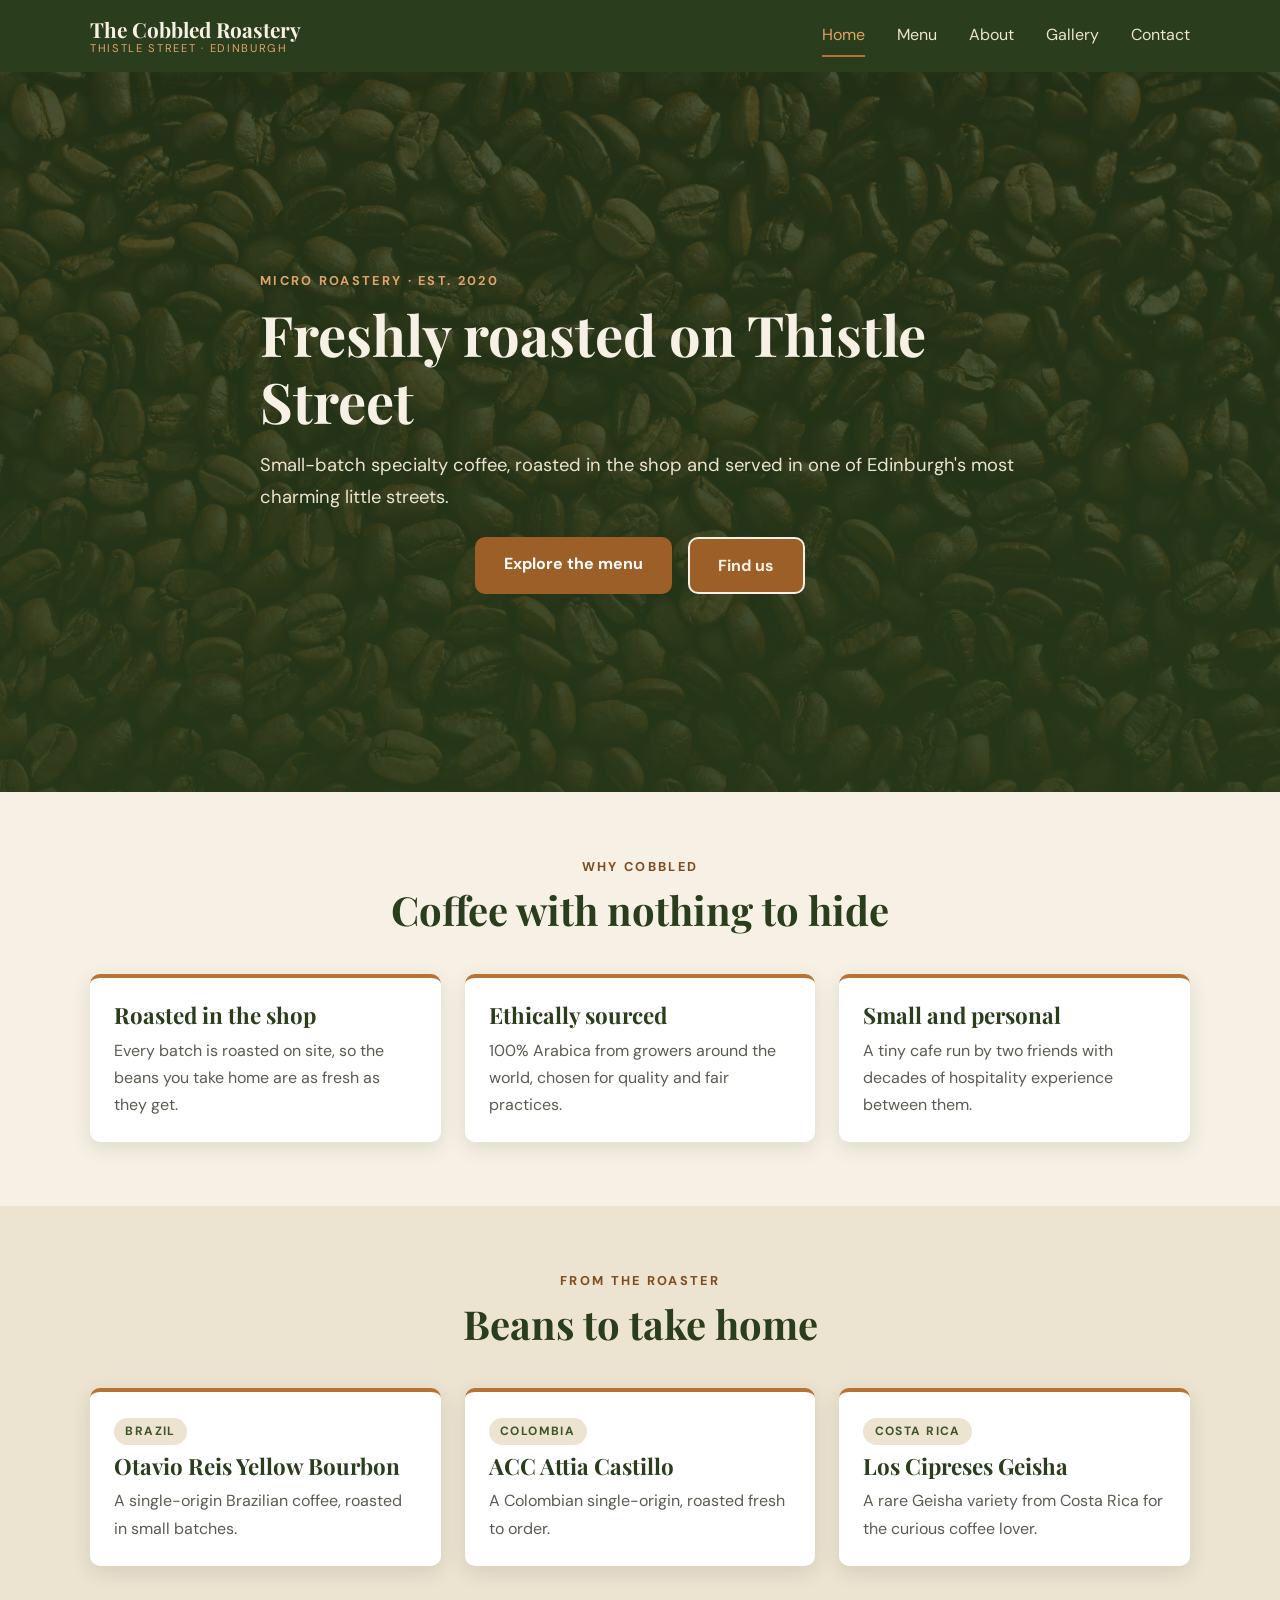
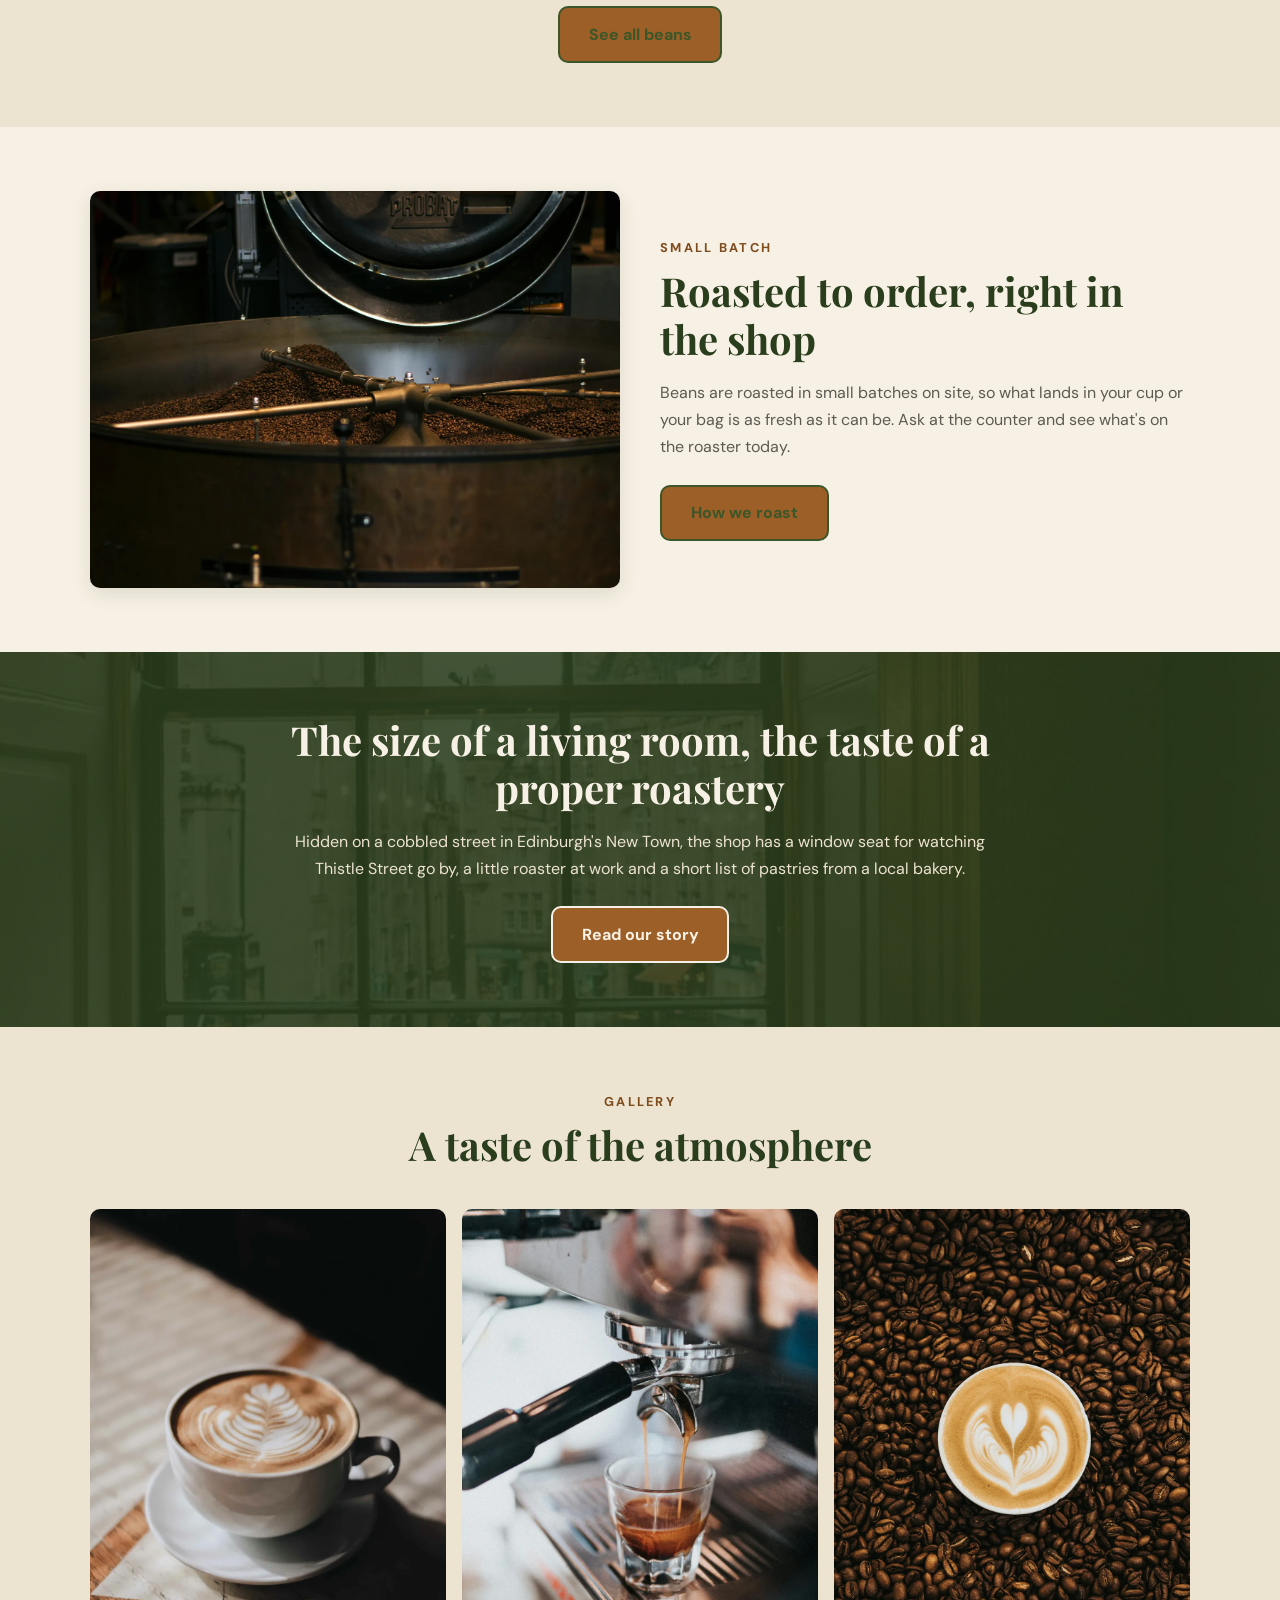
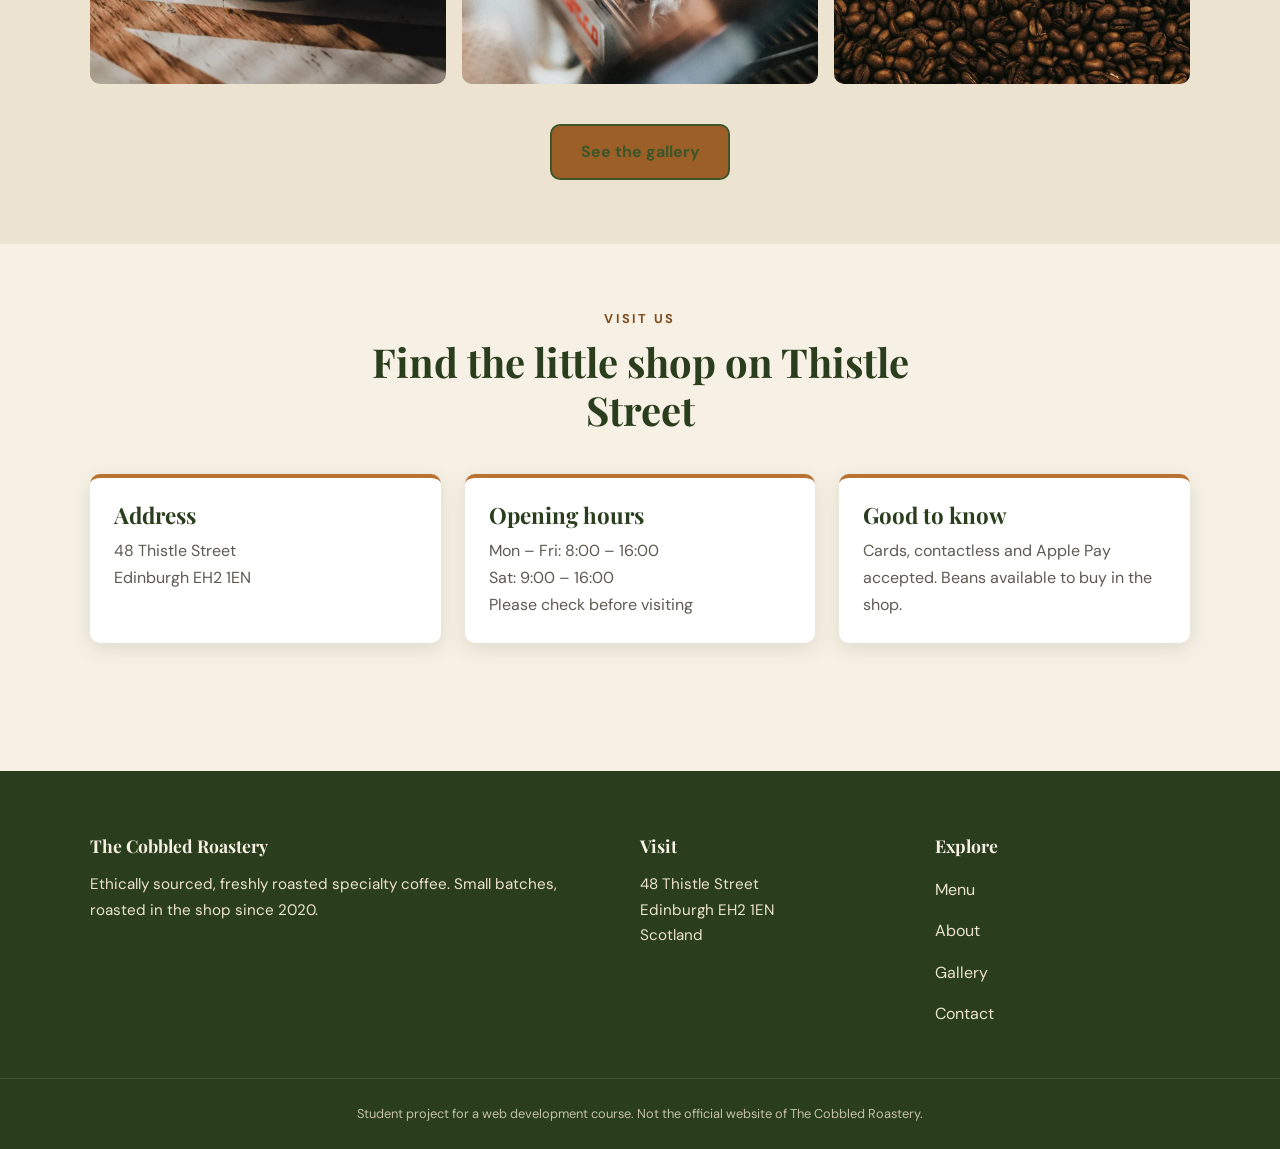
<file: index.html>
<!DOCTYPE html>
<html lang="en">
<head>
  <meta charset="UTF-8">
  <meta name="viewport" content="width=device-width, initial-scale=1.0">
  <title>The Cobbled Roastery | Specialty Coffee, Edinburgh</title>
  <meta name="description" content="The Cobbled Roastery is a micro roastery and café on Thistle Street, Edinburgh. Small-batch specialty coffee, roasted in the shop.">
    <meta name="theme-color" content="#2a3d1c">
  <link rel="icon" href="images/icons/favicon.svg" type="image/svg+xml">
  <link rel="apple-touch-icon" href="images/icons/apple-touch-icon.png">
  <meta property="og:type" content="website">
  <meta property="og:title" content="The Cobbled Roastery | Specialty Coffee, Edinburgh">
  <meta property="og:description" content="Freshly roasted specialty coffee on Thistle Street, Edinburgh. A student redesign project.">

  <link rel="preconnect" href="https://fonts.googleapis.com">
  <link rel="preconnect" href="https://fonts.gstatic.com" crossorigin>
  <link href="https://fonts.googleapis.com/css2?family=DM+Sans:wght@400;500;700&family=Playfair+Display:wght@500;700&display=swap" rel="stylesheet">

  <link rel="stylesheet" href="css/style.css">
</head>
<body>
   
  <a href="#main" class="skip-link">Skip to content</a>

  <header class="site-header">
    <div class="container nav">
      <a href="index.html" class="logo">
        <span class="logo__name">The Cobbled Roastery</span>
        <span class="logo__tag">Thistle Street · Edinburgh</span>
      </a>

      <input type="checkbox" id="nav-toggle" class="nav-toggle" aria-label="Toggle menu">
      <label for="nav-toggle" class="nav-burger">
        <span></span><span></span><span></span>
      </label>

      <nav class="nav-links" aria-label="Main navigation">
        <ul>
          <li><a href="index.html" aria-current="page">Home</a></li>
          <li><a href="menu.html">Menu</a></li>
          <li><a href="about.html">About</a></li>
          <li><a href="gallery.html">Gallery</a></li>
          <li><a href="contact.html">Contact</a></li>
        </ul>
      </nav>
    </div>
  </header>

   <main id="main">

    <!-- HERO -->
    <section class="hero">
      <div class="container hero__content">
        <p class="eyebrow">Micro roastery · Est. 2020</p>
        <h1>Freshly roasted on Thistle Street</h1>
        <p class="hero__lead">Small-batch specialty coffee, roasted in the shop and served in one of Edinburgh's most charming little streets.</p>
        <div class="hero__actions">
          <a href="menu.html" class="btn">Explore the menu</a>
          <a href="contact.html" class="btn btn--light">Find us</a>
        </div>
      </div>
    </section>

    <!-- NEDEN COBBLED -->
    <section class="section">
      <div class="container">
        <header class="section__head">
          <p class="eyebrow">Why Cobbled</p>
          <h2>Coffee with nothing to hide</h2>
        </header>

        <div class="card-grid">
          <article class="card">
            <h3>Roasted in the shop</h3>
            <p>Every batch is roasted on site, so the beans you take home are as fresh as they get.</p>
          </article>
          <article class="card">
            <h3>Ethically sourced</h3>
            <p>100% Arabica from growers around the world, chosen for quality and fair practices.</p>
          </article>
          <article class="card">
            <h3>Small and personal</h3>
            <p>A tiny cafe run by two friends with decades of hospitality experience between them.</p>
          </article>
        </div>
      </div>
    </section>

    <!-- ÖNE ÇIKAN ÇEKİRDEKLER -->
    <section class="section section--alt">
      <div class="container">
        <header class="section__head">
          <p class="eyebrow">From the roaster</p>
          <h2>Beans to take home</h2>
        </header>

        <div class="card-grid">
          <article class="card bean">
            <span class="bean__origin">Brazil</span>
            <h3>Otavio Reis Yellow Bourbon</h3>
            <p>A single-origin Brazilian coffee, roasted in small batches.</p>
          </article>
          <article class="card bean">
            <span class="bean__origin">Colombia</span>
            <h3>ACC Attia Castillo</h3>
            <p>A Colombian single-origin, roasted fresh to order.</p>
          </article>
          <article class="card bean">
            <span class="bean__origin">Costa Rica</span>
            <h3>Los Cipreses Geisha</h3>
            <p>A rare Geisha variety from Costa Rica for the curious coffee lover.</p>
          </article>
        </div>

        <p class="section__more"><a href="menu.html" class="btn btn--outline">See all beans</a></p>
      </div>
    </section>
        <!-- KAVURMA (yan yana görsel + metin) -->
    <section class="section">
      <div class="container split">
        <figure class="split__media">
          <img src="images/gallery/roaster-cooling-tray.webp"
               alt="Freshly roasted coffee beans turning in a roaster's cooling tray"
               width="1600" height="1067" loading="lazy">
        </figure>
        <div class="split__text">
          <p class="eyebrow">Small batch</p>
          <h2>Roasted to order, right in the shop</h2>
          <p>Beans are roasted in small batches on site, so what lands in your cup or your bag is as fresh as it can be. Ask at the counter and see what's on the roaster today.</p>
          <a href="about.html" class="btn btn--outline">How we roast</a>
        </div>
      </div>
    </section>

    <!-- HİKÂYE BANDI -->
    <section class="story">
      <div class="container story__inner">
        <h2>The size of a living room, the taste of a proper roastery</h2>
        <p>Hidden on a cobbled street in Edinburgh's New Town, the shop has a window seat for watching Thistle Street go by, a little roaster at work and a short list of pastries from a local bakery.</p>
        <a href="about.html" class="btn btn--light">Read our story</a>
      </div>
    </section>
        <!-- GALERİ ÖNİZLEME -->
    <section class="section section--alt">
      <div class="container">
        <header class="section__head">
          <p class="eyebrow">Gallery</p>
          <h2>A taste of the atmosphere</h2>
        </header>

        <div class="teaser">
          <img src="images/gallery/latte-cup.webp"
               alt="A latte with leaf-shaped milk art in a white cup"
               width="1000" height="1332" loading="lazy">
          <img src="images/gallery/espresso-pour.webp"
               alt="Espresso pouring from a portafilter into a small glass"
               width="1000" height="1500" loading="lazy">
          <img src="images/gallery/latte-art-beans.webp"
               alt="Heart-shaped latte art surrounded by roasted coffee beans"
               width="1000" height="1500" loading="lazy">
        </div>

        <p class="section__more"><a href="gallery.html" class="btn btn--outline">See the gallery</a></p>
      </div>
    </section>

    <!-- ZİYARET -->
    <section class="section">
      <div class="container">
        <header class="section__head">
          <p class="eyebrow">Visit us</p>
          <h2>Find the little shop on Thistle Street</h2>
        </header>

        <div class="card-grid">
          <article class="card">
            <h3>Address</h3>
            <address>48 Thistle Street<br>Edinburgh EH2 1EN</address>
          </article>
          <article class="card">
            <h3>Opening hours</h3>
            <p>Mon – Fri: 8:00 – 16:00<br>Sat: 9:00 – 16:00<br>Please check before visiting</p>
          </article>
          <article class="card">
            <h3>Good to know</h3>
            <p>Cards, contactless and Apple Pay accepted. Beans available to buy in the shop.</p>
          </article>
        </div>
      </div>
    </section>

  </main>

  <footer class="site-footer">
    <div class="container footer-grid">
      <div>
        <h3>The Cobbled Roastery</h3>
        <p>Ethically sourced, freshly roasted specialty coffee. Small batches, roasted in the shop since 2020.</p>
      </div>

      <div>
        <h3>Visit</h3>
        <address>
          48 Thistle Street<br>
          Edinburgh EH2 1EN<br>
          Scotland
        </address>
      </div>

      <div>
        <h3>Explore</h3>
        <ul>
          <li><a href="menu.html">Menu</a></li>
          <li><a href="about.html">About</a></li>
          <li><a href="gallery.html">Gallery</a></li>
          <li><a href="contact.html">Contact</a></li>
        </ul>
      </div>
    </div>

    <div class="footer-bottom">
      <p>Student project for a web development course. Not the official website of The Cobbled Roastery.</p>
    </div>
  </footer>
</body>
</html>
</file>
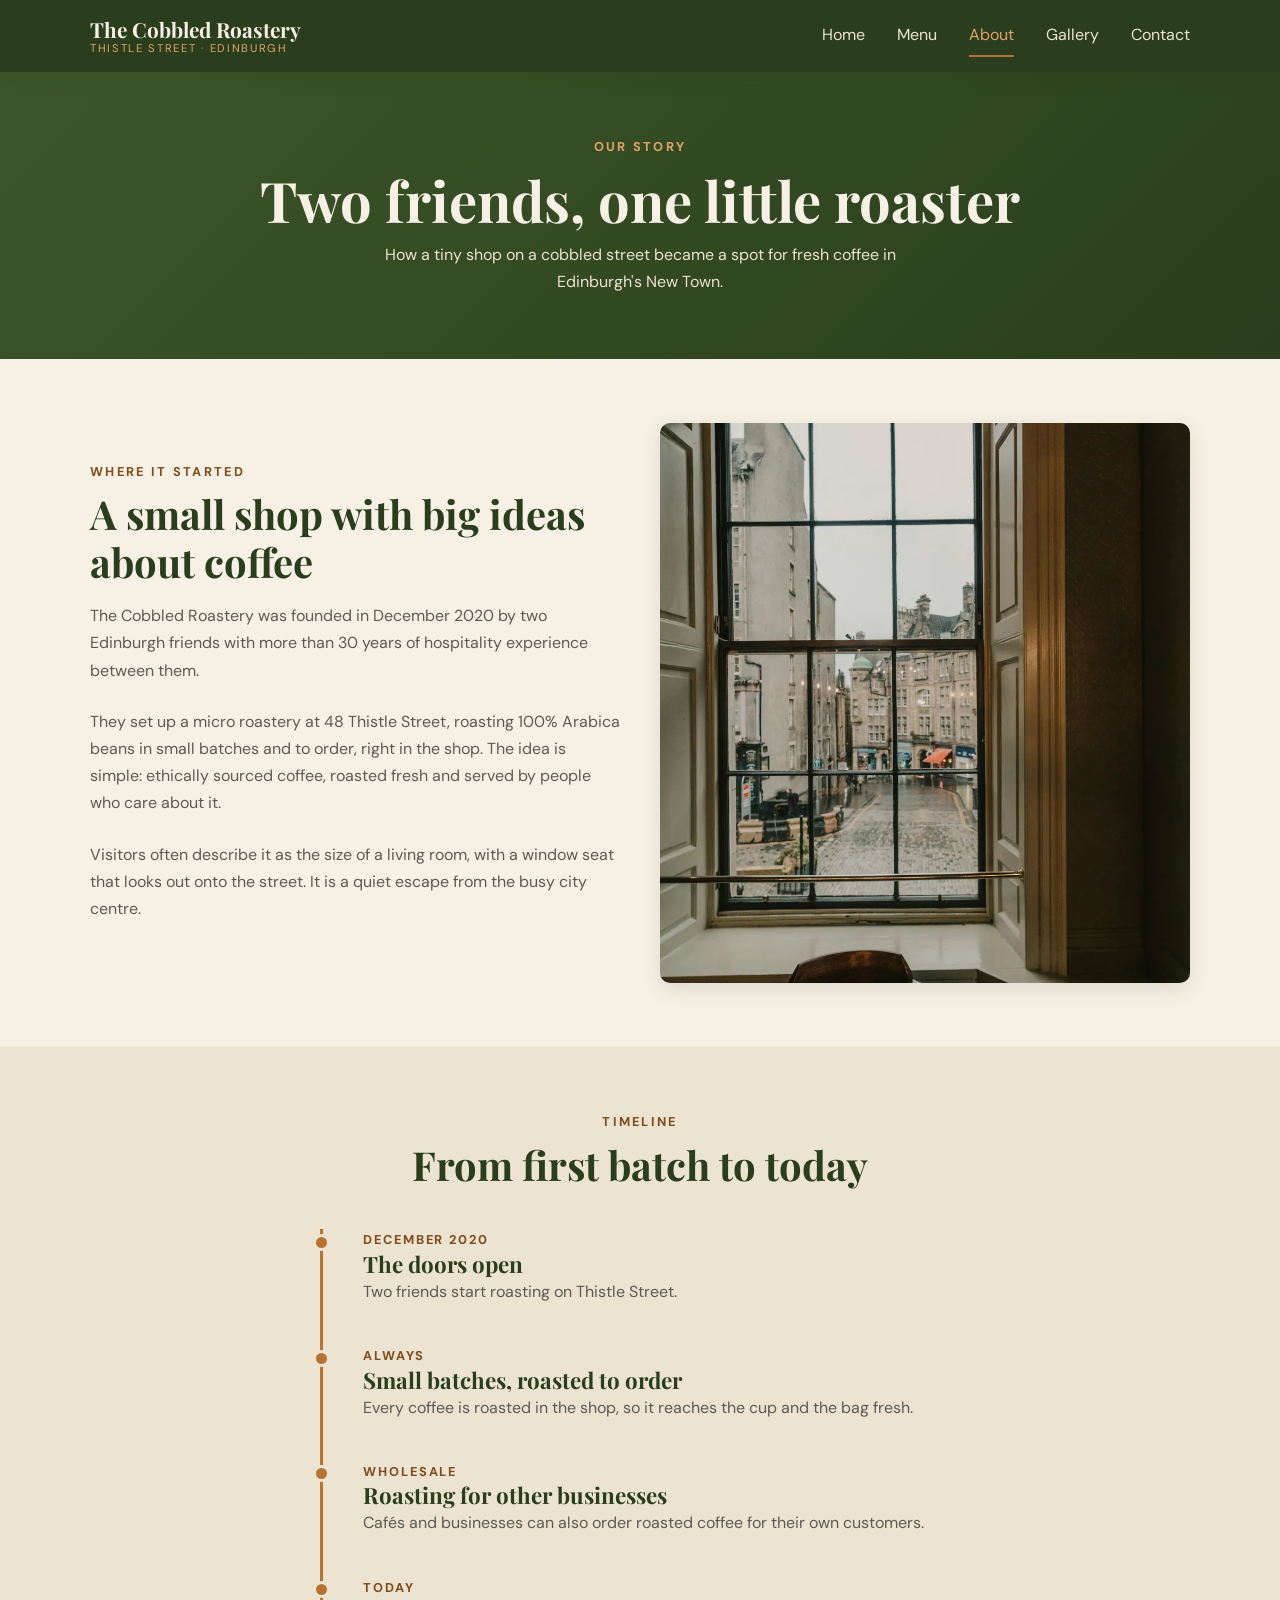
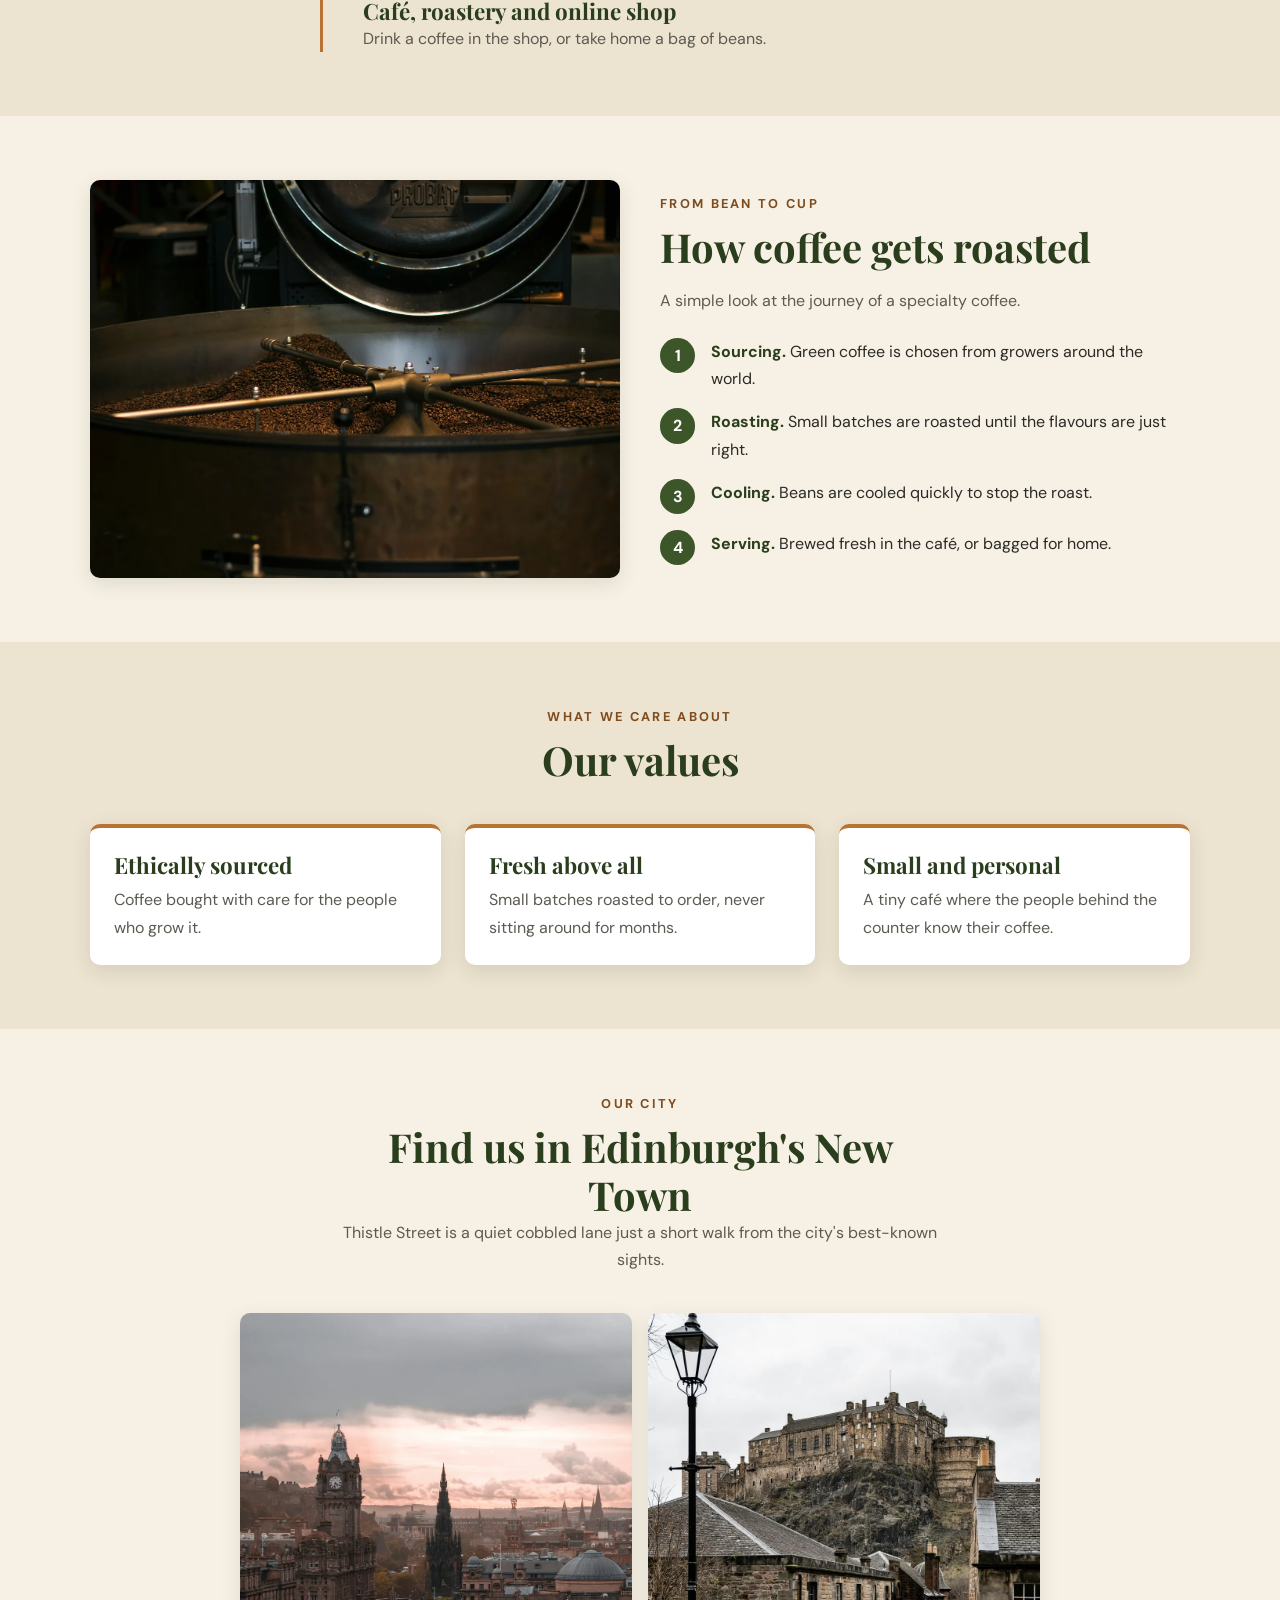
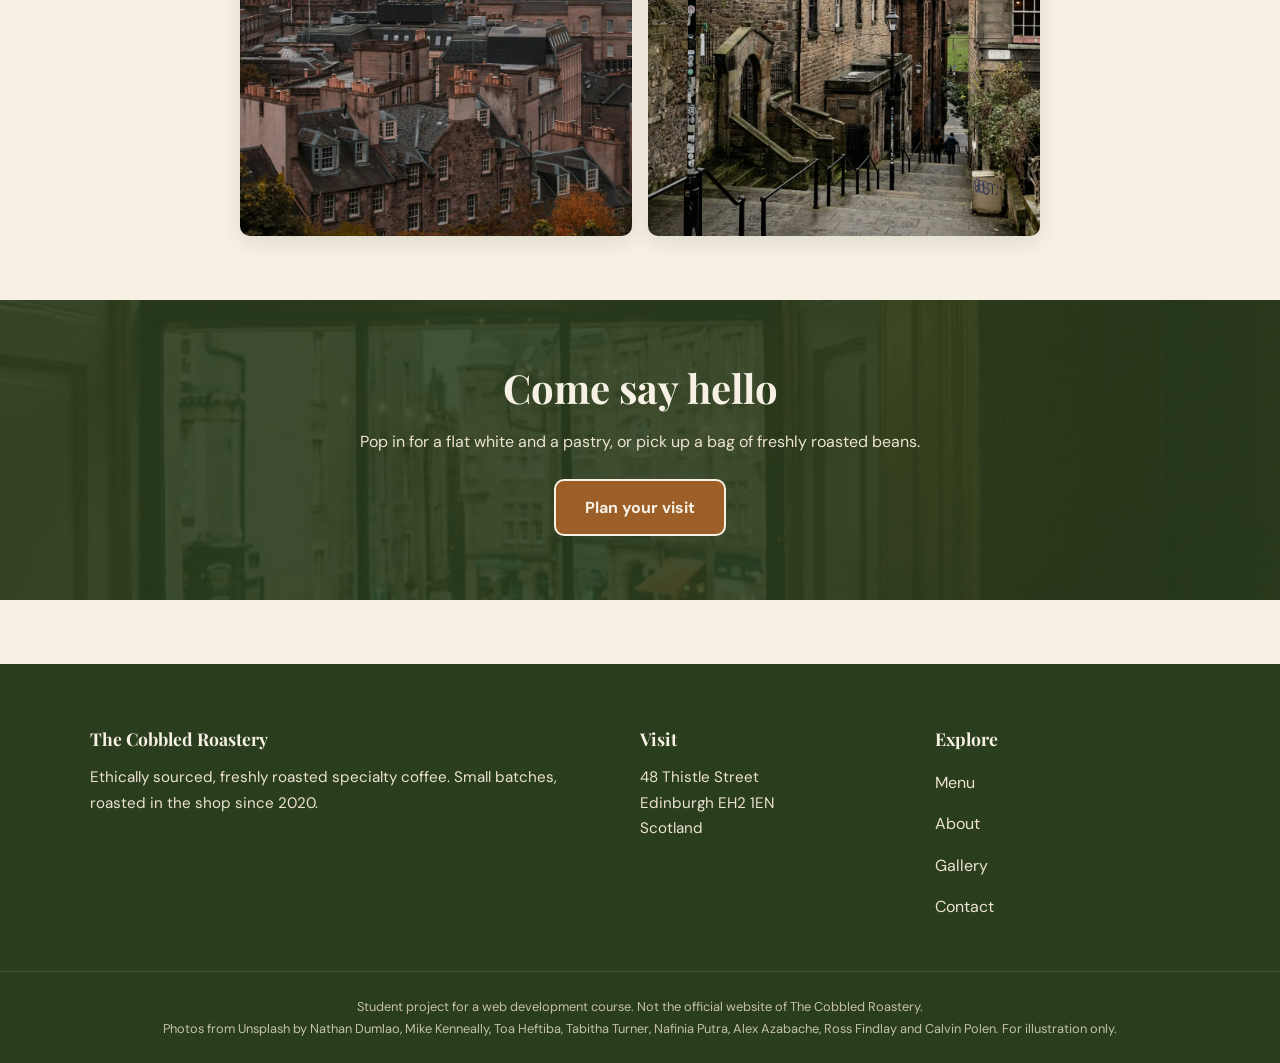
<file: about.html>
<!DOCTYPE html>
<html lang="en">
<head>
  <meta charset="UTF-8">
  <meta name="viewport" content="width=device-width, initial-scale=1.0">
  <meta name="description" content="The story of The Cobbled Roastery: a micro roastery and café on Thistle Street, Edinburgh, founded in 2020.">
  <title>About | The Cobbled Roastery</title>
    <meta name="theme-color" content="#2a3d1c">
  <link rel="icon" href="images/icons/favicon.svg" type="image/svg+xml">
  <link rel="apple-touch-icon" href="images/icons/apple-touch-icon.png">
  <meta property="og:type" content="website">
  <meta property="og:title" content="About | The Cobbled Roastery | Specialty Coffee, Edinburgh">
  <meta property="og:description" content="The story of The Cobbled Roastery: a micro roastery and café on Thistle Street, Edinburgh, founded in 2020.">

  <link rel="preconnect" href="https://fonts.googleapis.com">
  <link rel="preconnect" href="https://fonts.gstatic.com" crossorigin>
  <link href="https://fonts.googleapis.com/css2?family=DM+Sans:wght@400;500;700&family=Playfair+Display:wght@500;700&display=swap" rel="stylesheet">

  <link rel="stylesheet" href="css/style.css">
</head>
<body>
  <a href="#main" class="skip-link">Skip to content</a>

  <header class="site-header">
    <div class="container nav">
      <a href="index.html" class="logo">
        <span class="logo__name">The Cobbled Roastery</span>
        <span class="logo__tag">Thistle Street · Edinburgh</span>
      </a>

      <input type="checkbox" id="nav-toggle" class="nav-toggle" aria-label="Toggle menu">
      <label for="nav-toggle" class="nav-burger">
        <span></span><span></span><span></span>
      </label>

      <nav class="nav-links" aria-label="Main navigation">
        <ul>
          <li><a href="index.html">Home</a></li>
          <li><a href="menu.html">Menu</a></li>
          <li><a href="about.html" aria-current="page">About</a></li>
          <li><a href="gallery.html">Gallery</a></li>
          <li><a href="contact.html">Contact</a></li>
        </ul>
      </nav>
    </div>
  </header>

  <main id="main">

    <section class="page-hero">
      <div class="container">
        <p class="eyebrow">Our story</p>
        <h1>Two friends, one little roaster</h1>
        <p>How a tiny shop on a cobbled street became a spot for fresh coffee in Edinburgh's New Town.</p>
      </div>
    </section>

    <!-- HİKÂYE -->
    <section class="section">
      <div class="container split split--reverse">
        <figure class="split__media split__media--tall">
          <img src="images/gallery/window-view.webp"
               alt="A café window looking out over a rainy cobbled street in Edinburgh"
               width="1000" height="1500" loading="lazy">
        </figure>
        <div class="split__text">
          <p class="eyebrow">Where it started</p>
          <h2>A small shop with big ideas about coffee</h2>
          <p>The Cobbled Roastery was founded in December 2020 by two Edinburgh friends with more than 30 years of hospitality experience between them.</p>
          <p>They set up a micro roastery at 48 Thistle Street, roasting 100% Arabica beans in small batches and to order, right in the shop. The idea is simple: ethically sourced coffee, roasted fresh and served by people who care about it.</p>
          <p>Visitors often describe it as the size of a living room, with a window seat that looks out onto the street. It is a quiet escape from the busy city centre.</p>
        </div>
      </div>
    </section>

    <!-- ZAMAN ÇİZELGESİ -->
    <section class="section section--alt">
      <div class="container">
        <header class="section__head">
          <p class="eyebrow">Timeline</p>
          <h2>From first batch to today</h2>
        </header>

        <ol class="timeline">
          <li>
            <time datetime="2020-12" class="timeline__date">December 2020</time>
            <h3>The doors open</h3>
            <p>Two friends start roasting on Thistle Street.</p>
          </li>
          <li>
            <span class="timeline__date">Always</span>
            <h3>Small batches, roasted to order</h3>
            <p>Every coffee is roasted in the shop, so it reaches the cup and the bag fresh.</p>
          </li>
          <li>
            <span class="timeline__date">Wholesale</span>
            <h3>Roasting for other businesses</h3>
            <p>Cafés and businesses can also order roasted coffee for their own customers.</p>
          </li>
          <li>
            <span class="timeline__date">Today</span>
            <h3>Café, roastery and online shop</h3>
            <p>Drink a coffee in the shop, or take home a bag of beans.</p>
          </li>
        </ol>
      </div>
    </section>

    <!-- KAVURMA SÜRECİ -->
    <section class="section">
      <div class="container split">
        <figure class="split__media">
          <img src="images/gallery/roaster-cooling-tray.webp"
               alt="Roasted coffee beans being stirred in a roaster's cooling tray"
               width="1600" height="1067" loading="lazy">
        </figure>
        <div class="split__text">
          <p class="eyebrow">From bean to cup</p>
          <h2>How coffee gets roasted</h2>
          <p>A simple look at the journey of a specialty coffee.</p>
          <ol class="steps">
            <li><span><strong>Sourcing.</strong> Green coffee is chosen from growers around the world.</span></li>
            <li><span><strong>Roasting.</strong> Small batches are roasted until the flavours are just right.</span></li>
            <li><span><strong>Cooling.</strong> Beans are cooled quickly to stop the roast.</span></li>
            <li><span><strong>Serving.</strong> Brewed fresh in the café, or bagged for home.</span></li>
          </ol>
        </div>
      </div>
    </section>

    <!-- DEĞERLER -->
    <section class="section section--alt">
      <div class="container">
        <header class="section__head">
          <p class="eyebrow">What we care about</p>
          <h2>Our values</h2>
        </header>

        <div class="card-grid">
          <article class="card">
            <h3>Ethically sourced</h3>
            <p>Coffee bought with care for the people who grow it.</p>
          </article>
          <article class="card">
            <h3>Fresh above all</h3>
            <p>Small batches roasted to order, never sitting around for months.</p>
          </article>
          <article class="card">
            <h3>Small and personal</h3>
            <p>A tiny café where the people behind the counter know their coffee.</p>
          </article>
        </div>
      </div>
    </section>

    <!-- EDİNBURGH -->
    <section class="section">
      <div class="container">
        <header class="section__head">
          <p class="eyebrow">Our city</p>
          <h2>Find us in Edinburgh's New Town</h2>
          <p>Thistle Street is a quiet cobbled lane just a short walk from the city's best-known sights.</p>
        </header>

        <div class="duo">
          <img src="images/gallery/edinburgh-skyline.webp"
               alt="Edinburgh's rooftops and spires at sunset under a cloudy pink sky"
               width="1000" height="1500" loading="lazy">
          <img src="images/gallery/edinburgh-castle.webp"
               alt="Edinburgh Castle on its rock seen from a stone stairway"
               width="1000" height="1498" loading="lazy">
        </div>
      </div>
    </section>

    <!-- ÇAĞRI -->
    <section class="story">
      <div class="container story__inner">
        <h2>Come say hello</h2>
        <p>Pop in for a flat white and a pastry, or pick up a bag of freshly roasted beans.</p>
        <a href="contact.html" class="btn btn--light">Plan your visit</a>
      </div>
    </section>

  </main>

  <footer class="site-footer">
    <div class="container footer-grid">
      <div>
        <h3>The Cobbled Roastery</h3>
        <p>Ethically sourced, freshly roasted specialty coffee. Small batches, roasted in the shop since 2020.</p>
      </div>
      <div>
        <h3>Visit</h3>
        <address>48 Thistle Street<br>Edinburgh EH2 1EN<br>Scotland</address>
      </div>
      <div>
        <h3>Explore</h3>
        <ul>
          <li><a href="menu.html">Menu</a></li>
          <li><a href="about.html">About</a></li>
          <li><a href="gallery.html">Gallery</a></li>
          <li><a href="contact.html">Contact</a></li>
        </ul>
      </div>
    </div>
    <div class="footer-bottom">
      <p>Student project for a web development course. Not the official website of The Cobbled Roastery.</p>
      <p>Photos from Unsplash by Nathan Dumlao, Mike Kenneally, Toa Heftiba, Tabitha Turner, Nafinia Putra, Alex Azabache, Ross Findlay and Calvin Polen. For illustration only.</p>
    </div>
  </footer>
</body>
</html>
</file>
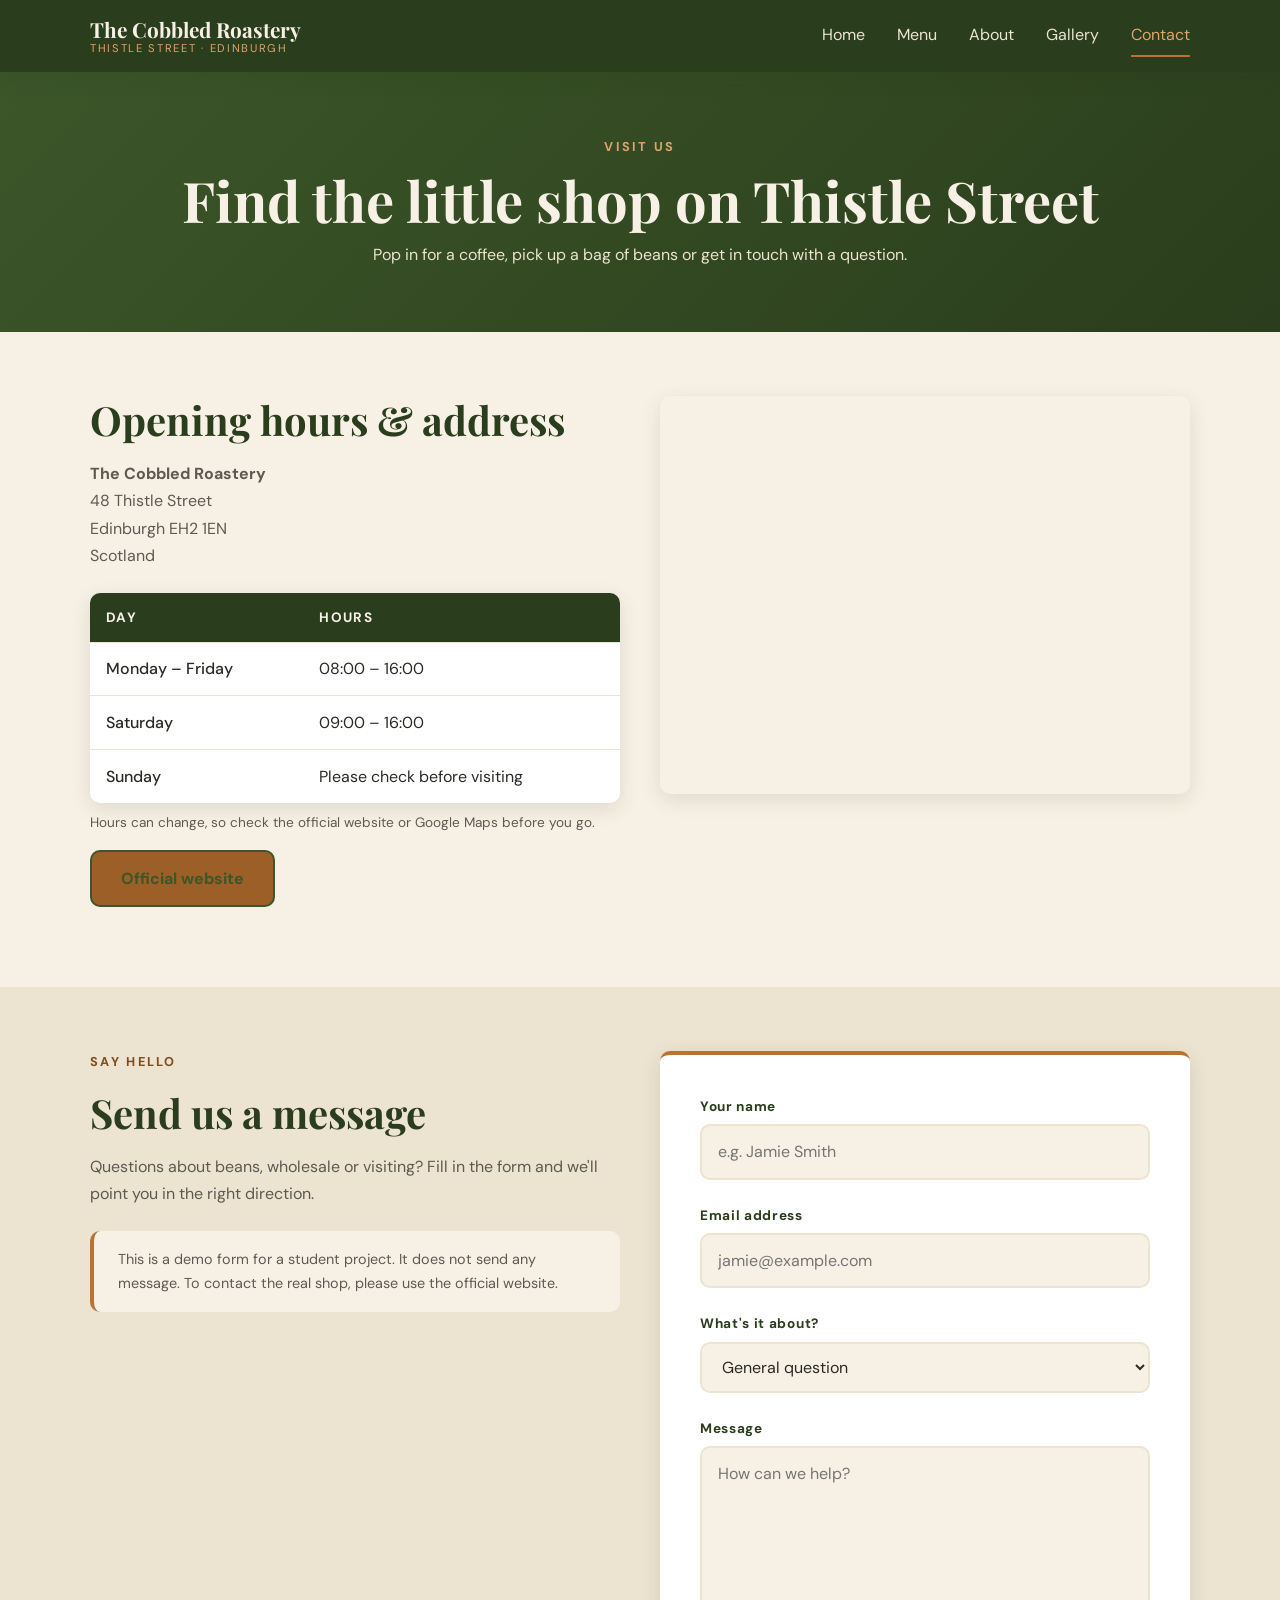
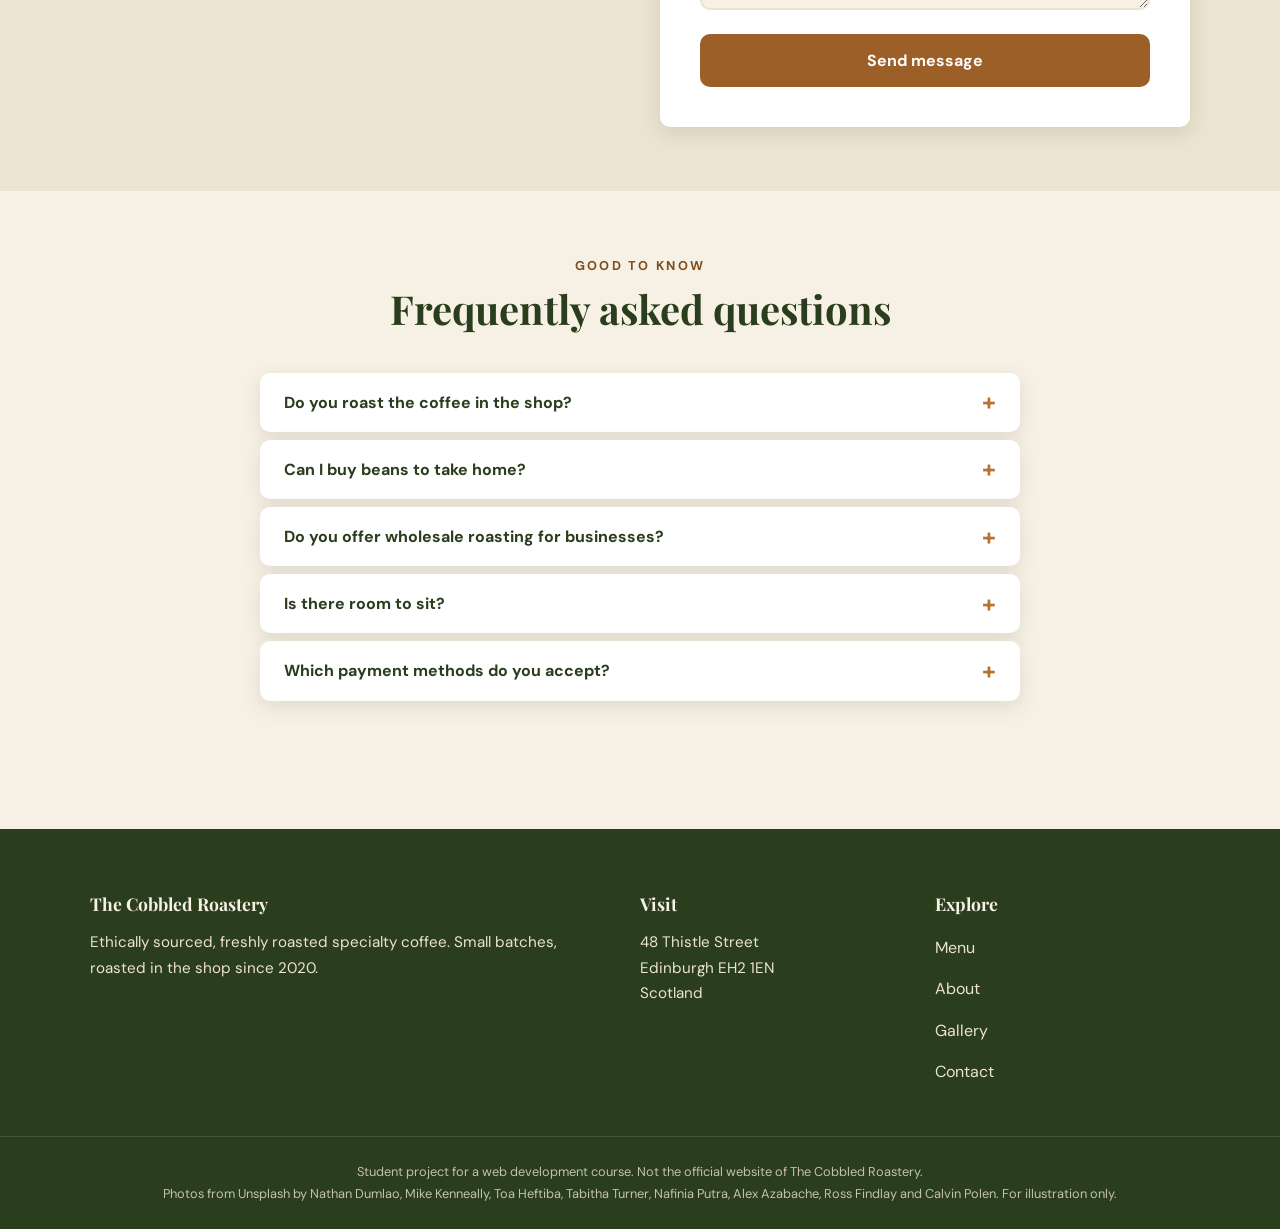
<file: contact.html>
<!DOCTYPE html>
<html lang="en">
<head>
  <meta charset="UTF-8">
  <meta name="viewport" content="width=device-width, initial-scale=1.0">
  <meta name="description" content="Find The Cobbled Roastery at 48 Thistle Street, Edinburgh. Opening hours, map, contact form and answers to common questions.">
  <title>Contact | The Cobbled Roastery</title>
    <meta name="theme-color" content="#2a3d1c">
  <link rel="icon" href="images/icons/favicon.svg" type="image/svg+xml">
  <link rel="apple-touch-icon" href="images/icons/apple-touch-icon.png">
  <meta property="og:type" content="website">
  <meta property="og:title" content="Contact | The Cobbled Roastery | Specialty Coffee, Edinburgh">
  <meta property="og:description" content="Find The Cobbled Roastery at 48 Thistle Street, Edinburgh. Opening hours, map, contact form and answers to common questions.">

  <link rel="preconnect" href="https://fonts.googleapis.com">
  <link rel="preconnect" href="https://fonts.gstatic.com" crossorigin>
  <link href="https://fonts.googleapis.com/css2?family=DM+Sans:wght@400;500;700&family=Playfair+Display:wght@500;700&display=swap" rel="stylesheet">

  <link rel="stylesheet" href="css/style.css">
</head>
<body>
  <a href="#main" class="skip-link">Skip to content</a>

  <header class="site-header">
    <div class="container nav">
      <a href="index.html" class="logo">
        <span class="logo__name">The Cobbled Roastery</span>
        <span class="logo__tag">Thistle Street · Edinburgh</span>
      </a>

      <input type="checkbox" id="nav-toggle" class="nav-toggle" aria-label="Toggle menu">
      <label for="nav-toggle" class="nav-burger">
        <span></span><span></span><span></span>
      </label>

      <nav class="nav-links" aria-label="Main navigation">
        <ul>
          <li><a href="index.html">Home</a></li>
          <li><a href="menu.html">Menu</a></li>
          <li><a href="about.html">About</a></li>
          <li><a href="gallery.html">Gallery</a></li>
          <li><a href="contact.html" aria-current="page">Contact</a></li>
        </ul>
      </nav>
    </div>
  </header>

  <main id="main">

    <section class="page-hero">
      <div class="container">
        <p class="eyebrow">Visit us</p>
        <h1>Find the little shop on Thistle Street</h1>
        <p>Pop in for a coffee, pick up a bag of beans or get in touch with a question.</p>
      </div>
    </section>

    <!-- BİLGİ + HARİTA -->
    <section class="section">
      <div class="container contact-grid">

        <div class="contact-info">
          <h2>Opening hours &amp; address</h2>

          <address>
            <strong>The Cobbled Roastery</strong><br>
            48 Thistle Street<br>
            Edinburgh EH2 1EN<br>
            Scotland
          </address>

          <table class="hours">
            <caption>Opening hours</caption>
            <thead>
              <tr>
                <th scope="col">Day</th>
                <th scope="col">Hours</th>
              </tr>
            </thead>
            <tbody>
              <tr>
                <th scope="row">Monday – Friday</th>
                <td>08:00 – 16:00</td>
              </tr>
              <tr>
                <th scope="row">Saturday</th>
                <td>09:00 – 16:00</td>
              </tr>
              <tr>
                <th scope="row">Sunday</th>
                <td>Please check before visiting</td>
              </tr>
            </tbody>
          </table>
          <p class="hours__note">Hours can change, so check the official website or Google Maps before you go.</p>

          <p>
            <a href="https://cobbledroaster.co.uk" class="btn btn--outline" target="_blank" rel="noopener noreferrer">Official website</a>
          </p>
        </div>

        <div class="map">
          <iframe
            title="Map showing The Cobbled Roastery at 48 Thistle Street, Edinburgh"
            src="https://maps.google.com/maps?q=48%20Thistle%20Street%2C%20Edinburgh%20EH2%201EN&amp;output=embed"
            loading="lazy"
            referrerpolicy="no-referrer-when-downgrade"
            allowfullscreen></iframe>
        </div>

      </div>
    </section>

    <!-- FORM -->
    <section class="section section--alt">
      <div class="container contact-grid">

        <div class="contact-info">
          <p class="eyebrow">Say hello</p>
          <h2>Send us a message</h2>
          <p>Questions about beans, wholesale or visiting? Fill in the form and we'll point you in the right direction.</p>
          <p class="note note--small">This is a demo form for a student project. It does not send any message. To contact the real shop, please use the official website.</p>
        </div>

        <form class="form" action="#" method="post">
          <div class="field">
            <label for="name">Your name</label>
            <input type="text" id="name" name="name" autocomplete="name" placeholder="e.g. Jamie Smith" required>
          </div>

          <div class="field">
            <label for="email">Email address</label>
            <input type="email" id="email" name="email" autocomplete="email" placeholder="jamie@example.com" required>
          </div>

          <div class="field">
            <label for="topic">What's it about?</label>
            <select id="topic" name="topic">
              <option value="general">General question</option>
              <option value="beans">Buying beans</option>
              <option value="wholesale">Wholesale roasting</option>
              <option value="feedback">Feedback</option>
            </select>
          </div>

          <div class="field">
            <label for="message">Message</label>
            <textarea id="message" name="message" rows="5" minlength="10" placeholder="How can we help?" required></textarea>
          </div>

          <button type="submit" class="btn">Send message</button>
        </form>

      </div>
    </section>

    <!-- SSS -->
    <section class="section">
      <div class="container">
        <header class="section__head">
          <p class="eyebrow">Good to know</p>
          <h2>Frequently asked questions</h2>
        </header>

        <div class="faq">
          <details>
            <summary>Do you roast the coffee in the shop?</summary>
            <p>Yes. The coffee is roasted in small batches on site, so the beans are fresh when they reach your cup or your bag.</p>
          </details>
          <details>
            <summary>Can I buy beans to take home?</summary>
            <p>Yes. A range of single-origin coffees is available, as well as a decaf and a selection box. You can buy them in the shop or on the official website.</p>
          </details>
          <details>
            <summary>Do you offer wholesale roasting for businesses?</summary>
            <p>Yes. Cafés and other businesses can order roasted coffee. Check the wholesale page on the official website for details.</p>
          </details>
          <details>
            <summary>Is there room to sit?</summary>
            <p>The shop is small, with limited seating and a window seat that looks out on Thistle Street. It can be a good idea to come at a quieter time if you want to stay a while.</p>
          </details>
          <details>
            <summary>Which payment methods do you accept?</summary>
            <p>Cards, contactless and Apple Pay are accepted.</p>
          </details>
        </div>
      </div>
    </section>

  </main>

  <footer class="site-footer">
    <div class="container footer-grid">
      <div>
        <h3>The Cobbled Roastery</h3>
        <p>Ethically sourced, freshly roasted specialty coffee. Small batches, roasted in the shop since 2020.</p>
      </div>
      <div>
        <h3>Visit</h3>
        <address>48 Thistle Street<br>Edinburgh EH2 1EN<br>Scotland</address>
      </div>
      <div>
        <h3>Explore</h3>
        <ul>
          <li><a href="menu.html">Menu</a></li>
          <li><a href="about.html">About</a></li>
          <li><a href="gallery.html">Gallery</a></li>
          <li><a href="contact.html">Contact</a></li>
        </ul>
      </div>
    </div>
    <div class="footer-bottom">
      <p>Student project for a web development course. Not the official website of The Cobbled Roastery.</p>
      <p>Photos from Unsplash by Nathan Dumlao, Mike Kenneally, Toa Heftiba, Tabitha Turner, Nafinia Putra, Alex Azabache, Ross Findlay and Calvin Polen. For illustration only.</p>
    </div>
  </footer>
</body>
</html>
</file>
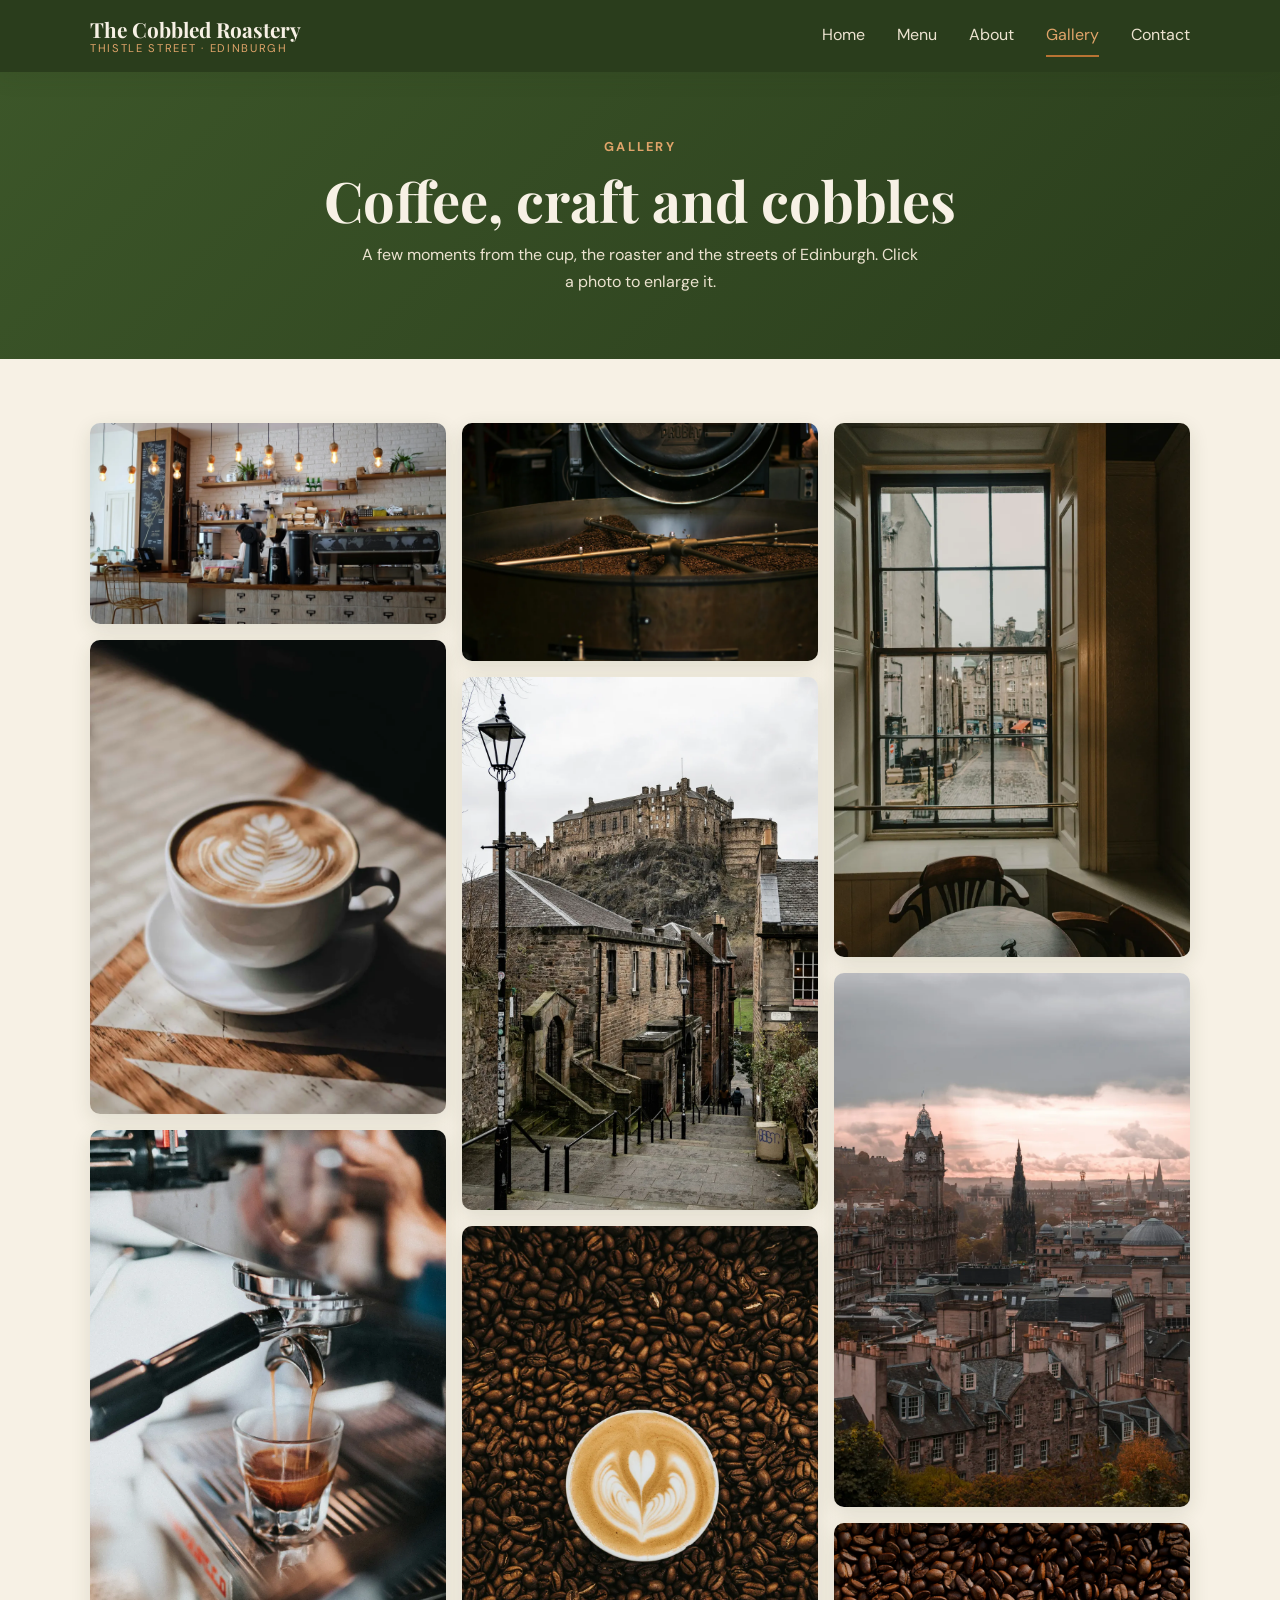
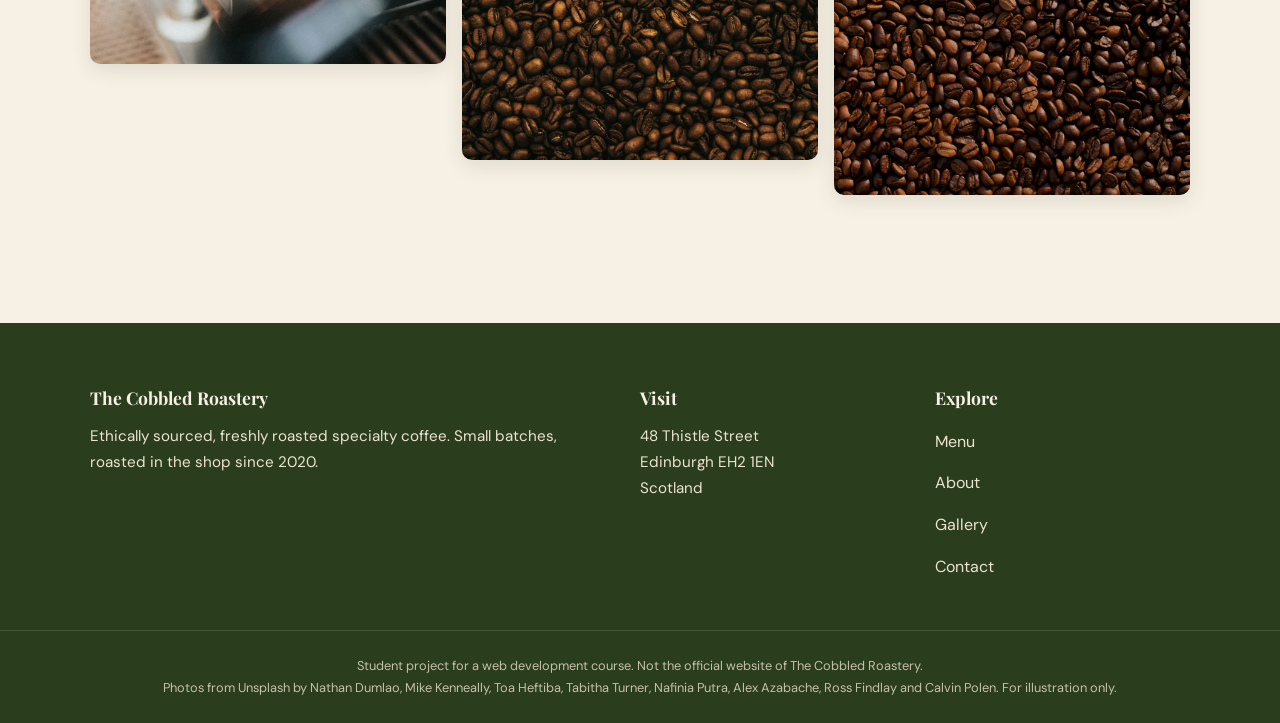
<file: gallery.html>
<!DOCTYPE html>
<html lang="en">
<head>
  <meta charset="UTF-8">
  <meta name="viewport" content="width=device-width, initial-scale=1.0">
  <meta name="description" content="A look at the coffee, the roastery and the Edinburgh streets around The Cobbled Roastery.">
  <title>Gallery | The Cobbled Roastery</title>
    <meta name="theme-color" content="#2a3d1c">
  <link rel="icon" href="images/icons/favicon.svg" type="image/svg+xml">
  <link rel="apple-touch-icon" href="images/icons/apple-touch-icon.png">
  <meta property="og:type" content="website">
  <meta property="og:title" content="Gallery | The Cobbled Roastery | Specialty Coffee, Edinburgh">
  <meta property="og:description" content="A look at the coffee, the roastery and the Edinburgh streets around The Cobbled Roastery.">

  <link rel="preconnect" href="https://fonts.googleapis.com">
  <link rel="preconnect" href="https://fonts.gstatic.com" crossorigin>
  <link href="https://fonts.googleapis.com/css2?family=DM+Sans:wght@400;500;700&family=Playfair+Display:wght@500;700&display=swap" rel="stylesheet">

  <link rel="stylesheet" href="css/style.css">
</head>
<body>
  <a href="#main" class="skip-link">Skip to content</a>

  <header class="site-header">
    <div class="container nav">
      <a href="index.html" class="logo">
        <span class="logo__name">The Cobbled Roastery</span>
        <span class="logo__tag">Thistle Street · Edinburgh</span>
      </a>

      <input type="checkbox" id="nav-toggle" class="nav-toggle" aria-label="Toggle menu">
      <label for="nav-toggle" class="nav-burger">
        <span></span><span></span><span></span>
      </label>

      <nav class="nav-links" aria-label="Main navigation">
        <ul>
          <li><a href="index.html">Home</a></li>
          <li><a href="menu.html">Menu</a></li>
          <li><a href="about.html">About</a></li>
          <li><a href="gallery.html" aria-current="page">Gallery</a></li>
          <li><a href="contact.html">Contact</a></li>
        </ul>
      </nav>
    </div>
  </header>

  <main id="main">

    <section class="page-hero">
      <div class="container">
        <p class="eyebrow">Gallery</p>
        <h1>Coffee, craft and cobbles</h1>
        <p>A few moments from the cup, the roaster and the streets of Edinburgh. Click a photo to enlarge it.</p>
      </div>
    </section>

    <section class="section">
      <div class="container">

        <div id="gallery-grid" class="gallery">

          <a href="#photo-1" class="gallery__item">
            <img src="images/gallery/cafe-interior.webp"
                 alt="A bright café counter with hanging bulbs, grinders and an espresso machine"
                 width="1600" height="900" loading="lazy">
          </a>
          <a href="#photo-2" class="gallery__item">
            <img src="images/gallery/latte-cup.webp"
                 alt="A latte with leaf-shaped milk art in a white cup"
                 width="1000" height="1332" loading="lazy">
          </a>
          <a href="#photo-3" class="gallery__item">
            <img src="images/gallery/espresso-pour.webp"
                 alt="Espresso pouring from a portafilter into a small glass"
                 width="1000" height="1500" loading="lazy">
          </a>
          <a href="#photo-4" class="gallery__item">
            <img src="images/gallery/roaster-cooling-tray.webp"
                 alt="Roasted coffee beans being stirred in a roaster's cooling tray"
                 width="1600" height="1067" loading="lazy">
          </a>
          <a href="#photo-5" class="gallery__item">
            <img src="images/gallery/edinburgh-castle.webp"
                 alt="Edinburgh Castle on its rock seen from a stone stairway"
                 width="1000" height="1498" loading="lazy">
          </a>
          <a href="#photo-6" class="gallery__item">
            <img src="images/gallery/latte-art-beans.webp"
                 alt="Heart-shaped latte art surrounded by roasted coffee beans"
                 width="1000" height="1500" loading="lazy">
          </a>
          <a href="#photo-7" class="gallery__item">
            <img src="images/gallery/window-view.webp"
                 alt="A café window looking out over a rainy cobbled street in Edinburgh"
                 width="1000" height="1500" loading="lazy">
          </a>
          <a href="#photo-8" class="gallery__item">
            <img src="images/gallery/edinburgh-skyline.webp"
                 alt="Edinburgh's rooftops and spires at sunset under a cloudy pink sky"
                 width="1000" height="1500" loading="lazy">
          </a>
          <a href="#photo-9" class="gallery__item">
            <img src="images/hero/hero-beans.webp"
                 alt="Close-up of freshly roasted coffee beans"
                 width="1920" height="1464" loading="lazy">
          </a>

        </div>

      </div>
    </section>

    <!-- LIGHTBOX'LAR (saf CSS, :target ile açılır) -->

    <div id="photo-1" class="lightbox" role="dialog" aria-label="Photo 1 of 9">
      <a href="#gallery-grid" class="lightbox__backdrop" aria-label="Close photo"></a>
      <a href="#photo-9" class="lightbox__nav lightbox__nav--prev" aria-label="Previous photo">&#8249;</a>
      <figure>
        <img src="images/gallery/cafe-interior.webp" alt="A bright café counter with hanging bulbs, grinders and an espresso machine">
        <figcaption>A café counter. Photo: Nafinia Putra / Unsplash</figcaption>
      </figure>
      <a href="#photo-2" class="lightbox__nav lightbox__nav--next" aria-label="Next photo">&#8250;</a>
      <a href="#gallery-grid" class="lightbox__close" aria-label="Close photo">&times;</a>
    </div>

    <div id="photo-2" class="lightbox" role="dialog" aria-label="Photo 2 of 9">
      <a href="#gallery-grid" class="lightbox__backdrop" aria-label="Close photo"></a>
      <a href="#photo-1" class="lightbox__nav lightbox__nav--prev" aria-label="Previous photo">&#8249;</a>
      <figure>
        <img src="images/gallery/latte-cup.webp" alt="A latte with leaf-shaped milk art in a white cup">
        <figcaption>Latte art. Photo: Tabitha Turner / Unsplash</figcaption>
      </figure>
      <a href="#photo-3" class="lightbox__nav lightbox__nav--next" aria-label="Next photo">&#8250;</a>
      <a href="#gallery-grid" class="lightbox__close" aria-label="Close photo">&times;</a>
    </div>

    <div id="photo-3" class="lightbox" role="dialog" aria-label="Photo 3 of 9">
      <a href="#gallery-grid" class="lightbox__backdrop" aria-label="Close photo"></a>
      <a href="#photo-2" class="lightbox__nav lightbox__nav--prev" aria-label="Previous photo">&#8249;</a>
      <figure>
        <img src="images/gallery/espresso-pour.webp" alt="Espresso pouring from a portafilter into a small glass">
        <figcaption>An espresso pour. Photo: Nathan Dumlao / Unsplash</figcaption>
      </figure>
      <a href="#photo-4" class="lightbox__nav lightbox__nav--next" aria-label="Next photo">&#8250;</a>
      <a href="#gallery-grid" class="lightbox__close" aria-label="Close photo">&times;</a>
    </div>

    <div id="photo-4" class="lightbox" role="dialog" aria-label="Photo 4 of 9">
      <a href="#gallery-grid" class="lightbox__backdrop" aria-label="Close photo"></a>
      <a href="#photo-3" class="lightbox__nav lightbox__nav--prev" aria-label="Previous photo">&#8249;</a>
      <figure>
        <img src="images/gallery/roaster-cooling-tray.webp" alt="Roasted coffee beans being stirred in a roaster's cooling tray">
        <figcaption>Beans in a roaster's cooling tray. Photo: Calvin Polen / Unsplash</figcaption>
      </figure>
      <a href="#photo-5" class="lightbox__nav lightbox__nav--next" aria-label="Next photo">&#8250;</a>
      <a href="#gallery-grid" class="lightbox__close" aria-label="Close photo">&times;</a>
    </div>

    <div id="photo-5" class="lightbox" role="dialog" aria-label="Photo 5 of 9">
      <a href="#gallery-grid" class="lightbox__backdrop" aria-label="Close photo"></a>
      <a href="#photo-4" class="lightbox__nav lightbox__nav--prev" aria-label="Previous photo">&#8249;</a>
      <figure>
        <img src="images/gallery/edinburgh-castle.webp" alt="Edinburgh Castle on its rock seen from a stone stairway">
        <figcaption>Edinburgh Castle. Photo: Ross Findlay / Unsplash</figcaption>
      </figure>
      <a href="#photo-6" class="lightbox__nav lightbox__nav--next" aria-label="Next photo">&#8250;</a>
      <a href="#gallery-grid" class="lightbox__close" aria-label="Close photo">&times;</a>
    </div>

    <div id="photo-6" class="lightbox" role="dialog" aria-label="Photo 6 of 9">
      <a href="#gallery-grid" class="lightbox__backdrop" aria-label="Close photo"></a>
      <a href="#photo-5" class="lightbox__nav lightbox__nav--prev" aria-label="Previous photo">&#8249;</a>
      <figure>
        <img src="images/gallery/latte-art-beans.webp" alt="Heart-shaped latte art surrounded by roasted coffee beans">
        <figcaption>Latte among the beans. Photo: Unsplash</figcaption>
      </figure>
      <a href="#photo-7" class="lightbox__nav lightbox__nav--next" aria-label="Next photo">&#8250;</a>
      <a href="#gallery-grid" class="lightbox__close" aria-label="Close photo">&times;</a>
    </div>

    <div id="photo-7" class="lightbox" role="dialog" aria-label="Photo 7 of 9">
      <a href="#gallery-grid" class="lightbox__backdrop" aria-label="Close photo"></a>
      <a href="#photo-6" class="lightbox__nav lightbox__nav--prev" aria-label="Previous photo">&#8249;</a>
      <figure>
        <img src="images/gallery/window-view.webp" alt="A café window looking out over a rainy cobbled street in Edinburgh">
        <figcaption>A window seat over the street. Photo: Toa Heftiba / Unsplash</figcaption>
      </figure>
      <a href="#photo-8" class="lightbox__nav lightbox__nav--next" aria-label="Next photo">&#8250;</a>
      <a href="#gallery-grid" class="lightbox__close" aria-label="Close photo">&times;</a>
    </div>

    <div id="photo-8" class="lightbox" role="dialog" aria-label="Photo 8 of 9">
      <a href="#gallery-grid" class="lightbox__backdrop" aria-label="Close photo"></a>
      <a href="#photo-7" class="lightbox__nav lightbox__nav--prev" aria-label="Previous photo">&#8249;</a>
      <figure>
        <img src="images/gallery/edinburgh-skyline.webp" alt="Edinburgh's rooftops and spires at sunset under a cloudy pink sky">
        <figcaption>Edinburgh at sunset. Photo: Alex Azabache / Unsplash</figcaption>
      </figure>
      <a href="#photo-9" class="lightbox__nav lightbox__nav--next" aria-label="Next photo">&#8250;</a>
      <a href="#gallery-grid" class="lightbox__close" aria-label="Close photo">&times;</a>
    </div>

    <div id="photo-9" class="lightbox" role="dialog" aria-label="Photo 9 of 9">
      <a href="#gallery-grid" class="lightbox__backdrop" aria-label="Close photo"></a>
      <a href="#photo-8" class="lightbox__nav lightbox__nav--prev" aria-label="Previous photo">&#8249;</a>
      <figure>
        <img src="images/hero/hero-beans.webp" alt="Close-up of freshly roasted coffee beans">
        <figcaption>Freshly roasted beans. Photo: Mike Kenneally / Unsplash</figcaption>
      </figure>
      <a href="#photo-1" class="lightbox__nav lightbox__nav--next" aria-label="Next photo">&#8250;</a>
      <a href="#gallery-grid" class="lightbox__close" aria-label="Close photo">&times;</a>
    </div>

  </main>

  <footer class="site-footer">
    <div class="container footer-grid">
      <div>
        <h3>The Cobbled Roastery</h3>
        <p>Ethically sourced, freshly roasted specialty coffee. Small batches, roasted in the shop since 2020.</p>
      </div>
      <div>
        <h3>Visit</h3>
        <address>48 Thistle Street<br>Edinburgh EH2 1EN<br>Scotland</address>
      </div>
      <div>
        <h3>Explore</h3>
        <ul>
          <li><a href="menu.html">Menu</a></li>
          <li><a href="about.html">About</a></li>
          <li><a href="gallery.html">Gallery</a></li>
          <li><a href="contact.html">Contact</a></li>
        </ul>
      </div>
    </div>
    <div class="footer-bottom">
      <p>Student project for a web development course. Not the official website of The Cobbled Roastery.</p>
      <p>Photos from Unsplash by Nathan Dumlao, Mike Kenneally, Toa Heftiba, Tabitha Turner, Nafinia Putra, Alex Azabache, Ross Findlay and Calvin Polen. For illustration only.</p>
    </div>
  </footer>
</body>
</html>
</file>
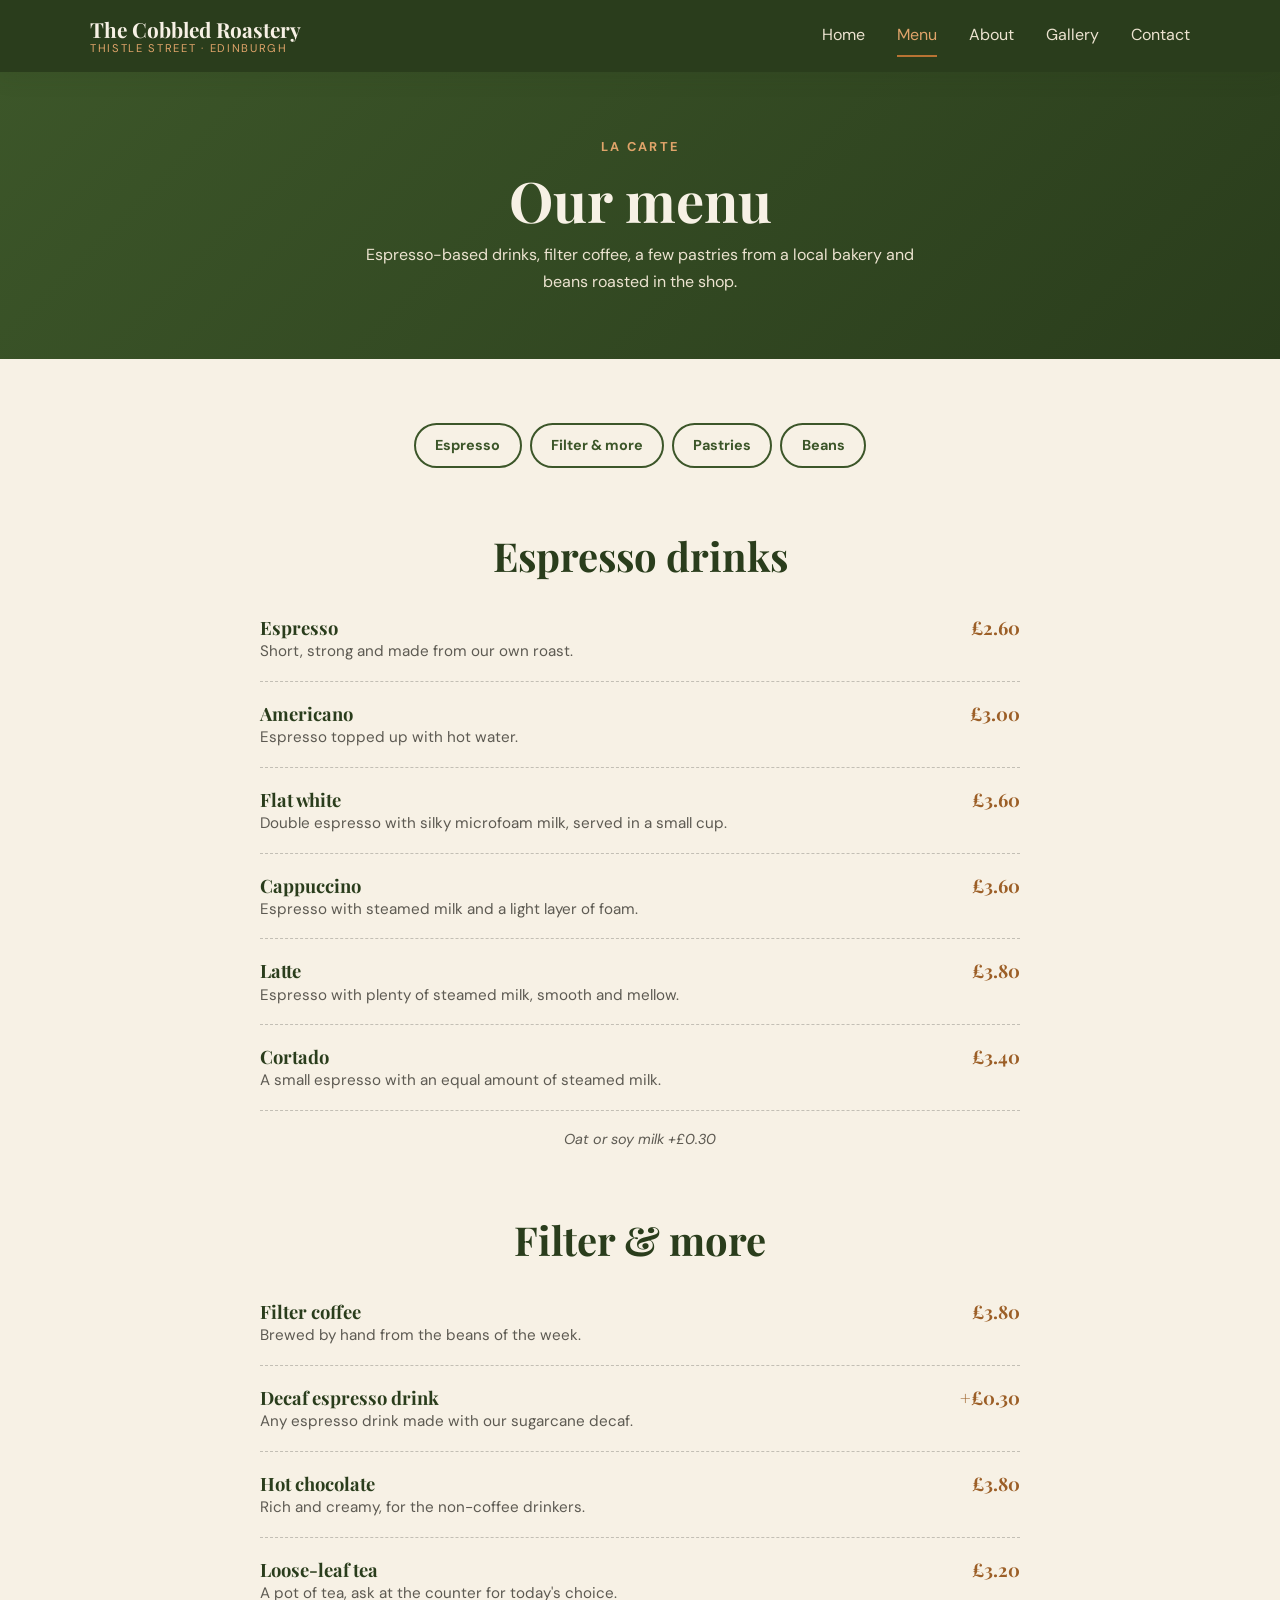
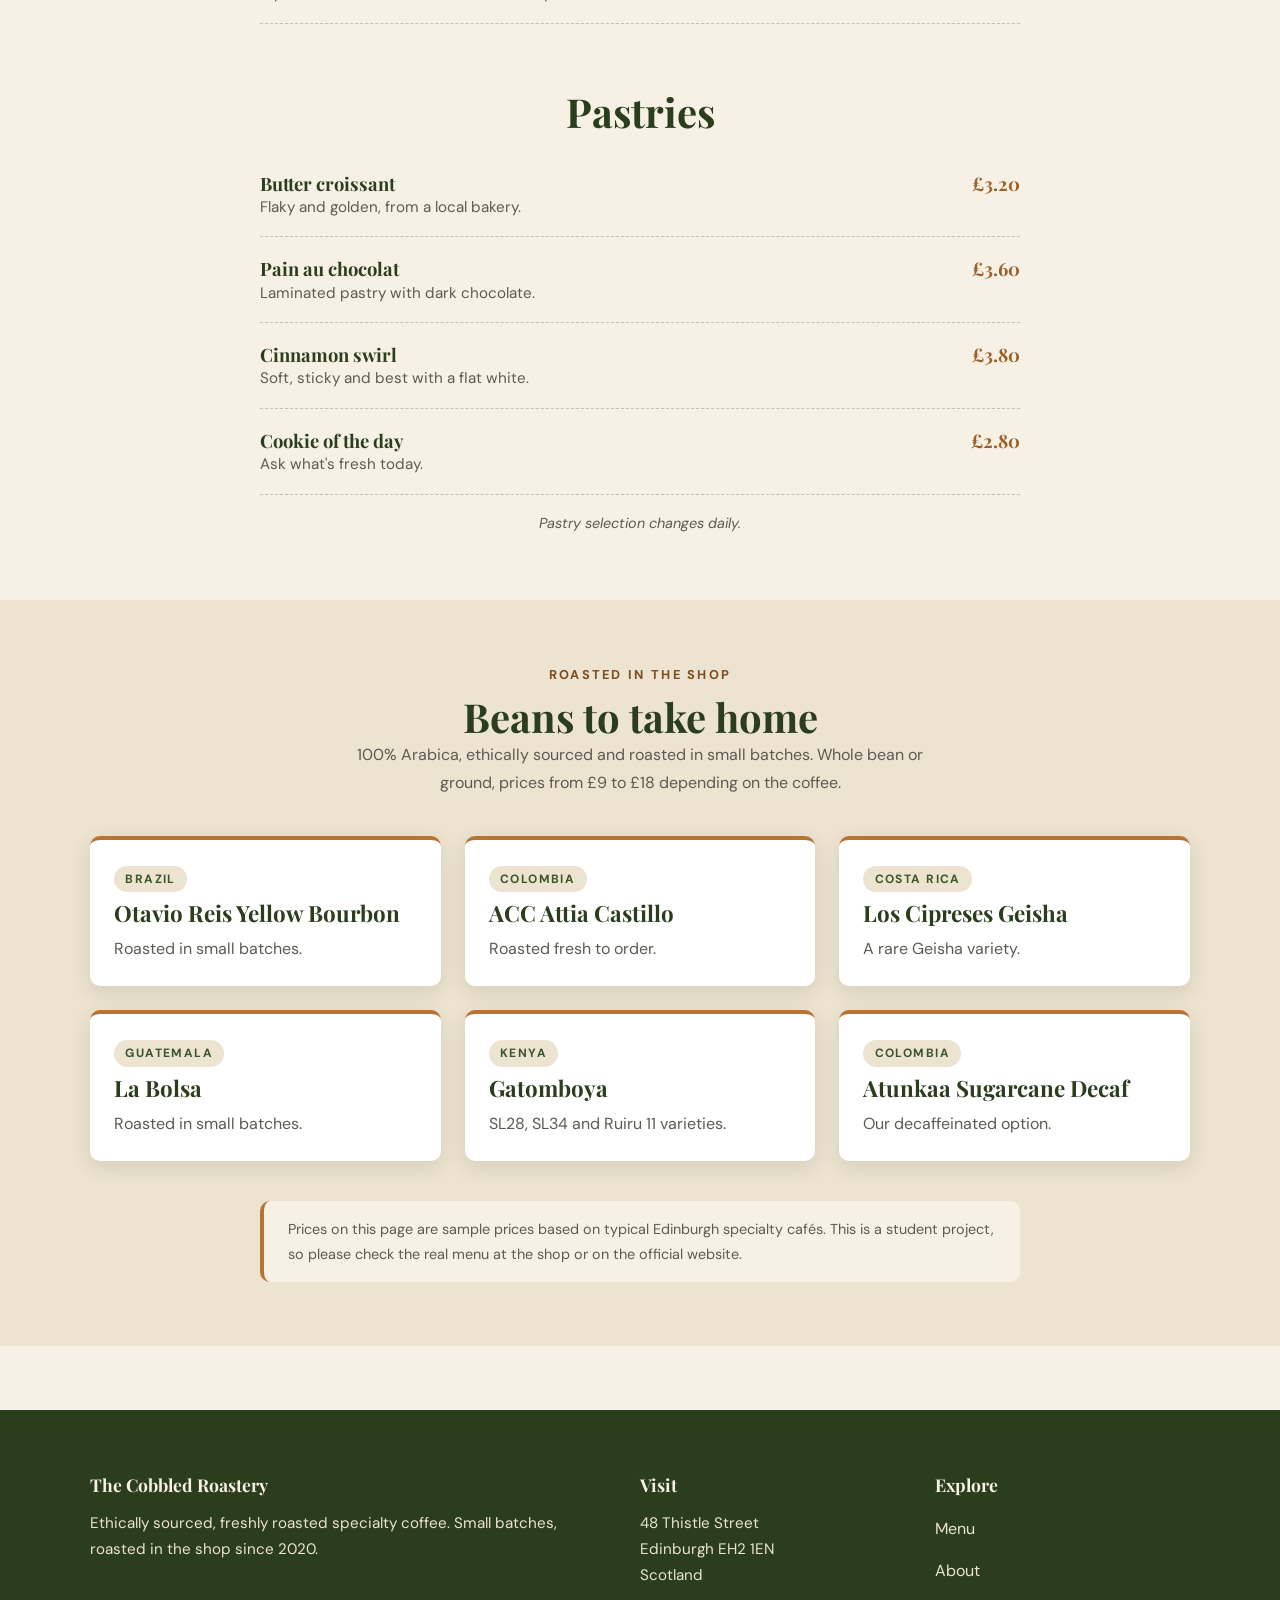
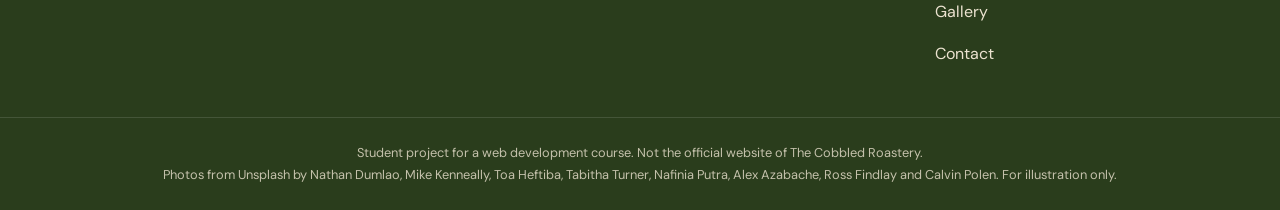
<file: menu.html>
<!DOCTYPE html>
<html lang="en">
<head>
  <meta charset="UTF-8">
  <meta name="viewport" content="width=device-width, initial-scale=1.0">
  <meta name="description" content="Espresso drinks, filter coffee, pastries and freshly roasted beans at The Cobbled Roastery, Thistle Street, Edinburgh.">
  <title>Menu | The Cobbled Roastery</title>
    <meta name="theme-color" content="#2a3d1c">
  <link rel="icon" href="images/icons/favicon.svg" type="image/svg+xml">
  <link rel="apple-touch-icon" href="images/icons/apple-touch-icon.png">
  <meta property="og:type" content="website">
  <meta property="og:title" content=" Menu | The Cobbled Roastery | Specialty Coffee, Edinburgh">
  <meta property="og:description" content="Freshly roasted specialty coffee on Thistle Street, Edinburgh. A student redesign project.">

  <link rel="preconnect" href="https://fonts.googleapis.com">
  <link rel="preconnect" href="https://fonts.gstatic.com" crossorigin>
  <link href="https://fonts.googleapis.com/css2?family=DM+Sans:wght@400;500;700&family=Playfair+Display:wght@500;700&display=swap" rel="stylesheet">

  <link rel="stylesheet" href="css/style.css">
</head>
<body>
  <a href="#main" class="skip-link">Skip to content</a>

  <header class="site-header">
    <div class="container nav">
      <a href="index.html" class="logo">
        <span class="logo__name">The Cobbled Roastery</span>
        <span class="logo__tag">Thistle Street · Edinburgh</span>
      </a>

      <input type="checkbox" id="nav-toggle" class="nav-toggle" aria-label="Toggle menu">
      <label for="nav-toggle" class="nav-burger">
        <span></span><span></span><span></span>
      </label>

      <nav class="nav-links" aria-label="Main navigation">
        <ul>
          <li><a href="index.html">Home</a></li>
          <li><a href="menu.html" aria-current="page">Menu</a></li>
          <li><a href="about.html">About</a></li>
          <li><a href="gallery.html">Gallery</a></li>
          <li><a href="contact.html">Contact</a></li>
        </ul>
      </nav>
    </div>
  </header>

  <main id="main">

    <section class="page-hero">
      <div class="container">
        <p class="eyebrow">La carte</p>
        <h1>Our menu</h1>
        <p>Espresso-based drinks, filter coffee, a few pastries from a local bakery and beans roasted in the shop.</p>
      </div>
    </section>

    <section class="section">
      <div class="container">

        <nav class="menu-nav" aria-label="Menu categories">
          <ul>
            <li><a href="#espresso">Espresso</a></li>
            <li><a href="#filter">Filter &amp; more</a></li>
            <li><a href="#bakery">Pastries</a></li>
            <li><a href="#beans">Beans</a></li>
          </ul>
        </nav>

        <!-- ESPRESSO -->
        <section id="espresso" class="menu-block">
          <h2>Espresso drinks</h2>
          <ul class="menu-list">
            <li class="menu-item">
              <div>
                <h3>Espresso</h3>
                <p>Short, strong and made from our own roast.</p>
              </div>
              <span class="price">£2.60</span>
            </li>
            <li class="menu-item">
              <div>
                <h3>Americano</h3>
                <p>Espresso topped up with hot water.</p>
              </div>
              <span class="price">£3.00</span>
            </li>
            <li class="menu-item">
              <div>
                <h3>Flat white</h3>
                <p>Double espresso with silky microfoam milk, served in a small cup.</p>
              </div>
              <span class="price">£3.60</span>
            </li>
            <li class="menu-item">
              <div>
                <h3>Cappuccino</h3>
                <p>Espresso with steamed milk and a light layer of foam.</p>
              </div>
              <span class="price">£3.60</span>
            </li>
            <li class="menu-item">
              <div>
                <h3>Latte</h3>
                <p>Espresso with plenty of steamed milk, smooth and mellow.</p>
              </div>
              <span class="price">£3.80</span>
            </li>
            <li class="menu-item">
              <div>
                <h3>Cortado</h3>
                <p>A small espresso with an equal amount of steamed milk.</p>
              </div>
              <span class="price">£3.40</span>
            </li>
          </ul>
          <p class="menu-extra">Oat or soy milk +£0.30</p>
        </section>

        <!-- FILTER -->
        <section id="filter" class="menu-block">
          <h2>Filter &amp; more</h2>
          <ul class="menu-list">
            <li class="menu-item">
              <div>
                <h3>Filter coffee</h3>
                <p>Brewed by hand from the beans of the week.</p>
              </div>
              <span class="price">£3.80</span>
            </li>
            <li class="menu-item">
              <div>
                <h3>Decaf espresso drink</h3>
                <p>Any espresso drink made with our sugarcane decaf.</p>
              </div>
              <span class="price">+£0.30</span>
            </li>
            <li class="menu-item">
              <div>
                <h3>Hot chocolate</h3>
                <p>Rich and creamy, for the non-coffee drinkers.</p>
              </div>
              <span class="price">£3.80</span>
            </li>
            <li class="menu-item">
              <div>
                <h3>Loose-leaf tea</h3>
                <p>A pot of tea, ask at the counter for today's choice.</p>
              </div>
              <span class="price">£3.20</span>
            </li>
          </ul>
        </section>

        <!-- PASTRIES -->
        <section id="bakery" class="menu-block">
          <h2>Pastries</h2>
          <ul class="menu-list">
            <li class="menu-item">
              <div>
                <h3>Butter croissant</h3>
                <p>Flaky and golden, from a local bakery.</p>
              </div>
              <span class="price">£3.20</span>
            </li>
            <li class="menu-item">
              <div>
                <h3>Pain au chocolat</h3>
                <p>Laminated pastry with dark chocolate.</p>
              </div>
              <span class="price">£3.60</span>
            </li>
            <li class="menu-item">
              <div>
                <h3>Cinnamon swirl</h3>
                <p>Soft, sticky and best with a flat white.</p>
              </div>
              <span class="price">£3.80</span>
            </li>
            <li class="menu-item">
              <div>
                <h3>Cookie of the day</h3>
                <p>Ask what's fresh today.</p>
              </div>
              <span class="price">£2.80</span>
            </li>
          </ul>
          <p class="menu-extra">Pastry selection changes daily.</p>
        </section>

      </div>
    </section>

    <!-- BEANS -->
    <section id="beans" class="section section--alt">
      <div class="container">
        <header class="section__head">
          <p class="eyebrow">Roasted in the shop</p>
          <h2>Beans to take home</h2>
          <p>100% Arabica, ethically sourced and roasted in small batches. Whole bean or ground, prices from £9 to £18 depending on the coffee.</p>
        </header>

        <div class="card-grid">
          <article class="card bean">
            <span class="bean__origin">Brazil</span>
            <h3>Otavio Reis Yellow Bourbon</h3>
            <p>Roasted in small batches.</p>
          </article>
          <article class="card bean">
            <span class="bean__origin">Colombia</span>
            <h3>ACC Attia Castillo</h3>
            <p>Roasted fresh to order.</p>
          </article>
          <article class="card bean">
            <span class="bean__origin">Costa Rica</span>
            <h3>Los Cipreses Geisha</h3>
            <p>A rare Geisha variety.</p>
          </article>
          <article class="card bean">
            <span class="bean__origin">Guatemala</span>
            <h3>La Bolsa</h3>
            <p>Roasted in small batches.</p>
          </article>
          <article class="card bean">
            <span class="bean__origin">Kenya</span>
            <h3>Gatomboya</h3>
            <p>SL28, SL34 and Ruiru 11 varieties.</p>
          </article>
          <article class="card bean">
            <span class="bean__origin">Colombia</span>
            <h3>Atunkaa Sugarcane Decaf</h3>
            <p>Our decaffeinated option.</p>
          </article>
        </div>

        <p class="note">
          Prices on this page are sample prices based on typical Edinburgh specialty cafés. This is a student project, so please check the real menu at the shop or on the official website.
        </p>
      </div>
    </section>

  </main>

  <footer class="site-footer">
    <div class="container footer-grid">
      <div>
        <h3>The Cobbled Roastery</h3>
        <p>Ethically sourced, freshly roasted specialty coffee. Small batches, roasted in the shop since 2020.</p>
      </div>
      <div>
        <h3>Visit</h3>
        <address>48 Thistle Street<br>Edinburgh EH2 1EN<br>Scotland</address>
      </div>
      <div>
        <h3>Explore</h3>
        <ul>
          <li><a href="menu.html">Menu</a></li>
          <li><a href="about.html">About</a></li>
          <li><a href="gallery.html">Gallery</a></li>
          <li><a href="contact.html">Contact</a></li>
        </ul>
      </div>
    </div>
    <div class="footer-bottom">
      <p>Student project for a web development course. Not the official website of The Cobbled Roastery.</p>
      <p>Photos from Unsplash by Nathan Dumlao, Mike Kenneally, Toa Heftiba, Tabitha Turner, Nafinia Putra, Alex Azabache, Ross Findlay and Calvin Polen. For illustration only.</p>
    </div>
  </footer>
</body>
</html>
</file>
<file: css/style.css>
/* ========== 1. DEĞİŞKENLER ========== */
:root {
  /* Renkler */
  --green-900: #2a3d1c;
  --green-700: #3c5629;
  --cream-100: #f7f1e5;
  --cream-200: #ece3d0;
  --copper-500: #b87333;
  --copper-600: #9c5f27;
    --copper-300: #e0a46a; 
  --copper-700: #7f4c1e; 
  --ink: #2b2a26;
  --ink-soft: #5d5a52;
  --white: #ffffff;

  /* Fontlar */
  --font-heading: "Playfair Display", Georgia, serif;
  --font-body: "DM Sans", system-ui, sans-serif;

  /* Boşluklar */
  --space-1: 0.5rem;
  --space-2: 1rem;
  --space-3: 1.5rem;
  --space-4: 2.5rem;
  --space-5: 4rem;

  /* Diğer */
  --radius: 10px;
  --shadow: 0 6px 20px rgba(42, 61, 28, 0.12);
  --transition: 0.25s ease;
}

/* ========== 2. RESET ========== */
*,
*::before,
*::after {
  box-sizing: border-box;
  margin: 0;
  padding: 0;
}

html {
  scroll-behavior: smooth;
}

img {
  max-width: 100%;
  display: block;
}

a {
  color: inherit;
  text-decoration: none;
}

ul {
  list-style: none;
}

/* ========== 3. TEMEL TİPOGRAFİ ========== */
body {
  font-family: var(--font-body);
  font-size: 1rem;
  line-height: 1.7;
  color: var(--ink);
  background-color: var(--cream-100);
}

h1, h2, h3 {
  font-family: var(--font-heading);
  color: var(--green-900);
  line-height: 1.2;
}

h1 { font-size: clamp(2.2rem, 5vw, 3.5rem); }
h2 { font-size: clamp(1.8rem, 4vw, 2.5rem); }
h3 { font-size: 1.4rem; }

p {
  color: var(--ink-soft);
}

/* ========== 4. ORTAK YARDIMCI SINIFLAR ========== */
.container {
  width: min(100% - 2rem, 1100px);
  margin-inline: auto;
}

.btn {
  display: inline-block;
  padding: 0.8rem 1.8rem;
  background-color: var(--copper-500);
  color: var(--white);
  font-weight: 700;
  border-radius: var(--radius);
  transition: background-color var(--transition), transform var(--transition);
}

.btn:hover {
  background-color: var(--copper-600);
  transform: translateY(-2px);
}

.btn--outline {
  background-color: transparent;
  color: var(--green-700);
  border: 2px solid var(--green-700);
}

.btn--outline:hover {
  background-color: var(--green-700);
  color: var(--white);
}
/* ========== 5. ERİŞİLEBİLİRLİK ========== */
.skip-link {
  position: absolute;
  left: -999px;
  top: 0;
  background: var(--green-900);
  color: var(--white);
  padding: 0.6rem 1rem;
  z-index: 200;
}

.skip-link:focus {
  left: 0;
}

:focus-visible {
  outline: 3px solid var(--copper-500);
  outline-offset: 3px;
}

/* ========== 6. HEADER / NAVBAR ========== */
.site-header {
  position: sticky;
  top: 0;
  z-index: 100;
  background-color: var(--green-900);
  box-shadow: var(--shadow);
}

.nav {
  display: flex;
  align-items: center;
  justify-content: space-between;
  min-height: 72px;
}

.logo {
  display: flex;
  flex-direction: column;
  line-height: 1.2;
}

.logo__name {
  font-family: var(--font-heading);
  font-size: 1.3rem;
  font-weight: 700;
  color: var(--cream-100);
}

.logo__tag {
  font-size: 0.7rem;
  letter-spacing: 0.15em;
  text-transform: uppercase;
  color: var(--copper-500);
}

/* Mobil: hamburger butonu */
.nav-toggle {
  position: absolute;
  opacity: 0;
  pointer-events: none;
}

.nav-burger {
  display: flex;
  flex-direction: column;
  gap: 5px;
  padding: 10px;
  cursor: pointer;
}

.nav-burger span {
  width: 26px;
  height: 3px;
  background-color: var(--cream-100);
  border-radius: 2px;
  transition: transform var(--transition), opacity var(--transition);
}

.nav-toggle:focus-visible + .nav-burger {
  outline: 3px solid var(--copper-500);
  outline-offset: 3px;
}

/* Mobil: açılır menü (başta kapalı) */
.nav-links {
  position: absolute;
  top: 100%;
  left: 0;
  right: 0;
  background-color: var(--green-900);
  max-height: 0;
  overflow: hidden;
  transition: max-height 0.35s ease;
}

.nav-links ul {
  display: flex;
  flex-direction: column;
  padding: 0 1rem 1rem;
}

.nav-links a {
  display: block;
  padding: 0.8rem 0;
  color: var(--cream-200);
  border-bottom: 1px solid rgba(255, 255, 255, 0.1);
  transition: color var(--transition);
}

.nav-links a:hover,
.nav-links a[aria-current="page"] {
  color: var(--copper-500);
}

/* Checkbox işaretlenince menü açılır, hamburger X olur */
.nav-toggle:checked ~ .nav-links {
  max-height: 400px;
}

.nav-toggle:checked + .nav-burger span:nth-child(1) {
  transform: translateY(8px) rotate(45deg);
}

.nav-toggle:checked + .nav-burger span:nth-child(2) {
  opacity: 0;
}

.nav-toggle:checked + .nav-burger span:nth-child(3) {
  transform: translateY(-8px) rotate(-45deg);
}

/* Masaüstü: hamburger gizlenir, linkler yan yana dizilir */
@media (min-width: 768px) {
  .nav-burger {
    display: none;
  }

  .nav-links {
    position: static;
    max-height: none;
    overflow: visible;
  }

  .nav-links ul {
    flex-direction: row;
    gap: 2rem;
    padding: 0;
  }

  .nav-links a {
    padding: 0.4rem 0;
    border-bottom: 2px solid transparent;
  }

  .nav-links a:hover,
  .nav-links a[aria-current="page"] {
    border-bottom-color: var(--copper-500);
  }
}

/* ========== 7. FOOTER ========== */
.site-footer {
  background-color: var(--green-900);
  color: var(--cream-200);
  margin-top: var(--space-5);
  padding-top: var(--space-5);
}

.site-footer h3 {
  color: var(--cream-100);
  font-size: 1.1rem;
  margin-bottom: var(--space-2);
}

.site-footer p,
.site-footer address {
  color: var(--cream-200);
  font-size: 0.95rem;
  font-style: normal;
}

.site-footer li {
  margin-bottom: 0.4rem;
}

.site-footer a:hover {
  color: var(--copper-500);
}

.footer-grid {
  display: grid;
  gap: var(--space-4);
}

.footer-bottom {
  margin-top: var(--space-4);
  padding: var(--space-3) 1rem;
  text-align: center;
  border-top: 1px solid rgba(255, 255, 255, 0.12);
}

.footer-bottom p {
  font-size: 0.8rem;
  opacity: 0.8;
}

@media (min-width: 768px) {
  .footer-grid {
    grid-template-columns: 2fr 1fr 1fr;
  }
}

/* ========== 8. ORTAK BÖLÜM STİLLERİ ========== */
.section {
  padding-block: var(--space-5);
}

.section--alt {
  background-color: var(--cream-200);
}

.section__head {
  text-align: center;
  max-width: 600px;
  margin: 0 auto var(--space-4);
}

.section__more {
  text-align: center;
  margin-top: var(--space-4);
}

.eyebrow {
  font-size: 0.8rem;
  font-weight: 700;
  letter-spacing: 0.18em;
  text-transform: uppercase;
  color: var(--copper-600);
  margin-bottom: var(--space-1);
}

/* ========== 9. HERO ========== */
.hero {
  display: flex;
  align-items: center;
  min-height: 80vh;
    background-color: var(--green-900);
  background:
    linear-gradient(rgba(42, 61, 28, 0.78), rgba(42, 61, 28, 0.88)),
    url("../images/hero/hero-beans.webp") center / cover no-repeat;
}

.hero h1 {
  color: var(--cream-100);
  margin-bottom: var(--space-2);
}

.hero .eyebrow {
  color: var(--copper-500);
}

.hero__content {
  max-width: 760px;
}

.hero__lead {
  color: var(--cream-200);
  font-size: 1.15rem;
  margin-bottom: var(--space-3);
}

.hero__actions {
  display: flex;
  flex-wrap: wrap;
  gap: var(--space-2);
  justify-content: center;
}

.btn--light {
  background-color: transparent;
  color: var(--cream-100);
  border: 2px solid var(--cream-100);
}

.btn--light:hover {
  background-color: var(--cream-100);
  color: var(--green-900);
}

/* ========== 10. KARTLAR ========== */
.card-grid {
  display: grid;
  gap: var(--space-3);
}

.card {
  background-color: var(--white);
  padding: var(--space-3);
  border-radius: var(--radius);
  box-shadow: var(--shadow);
  border-top: 4px solid var(--copper-500);
  transition: transform var(--transition);
}

.card:hover {
  transform: translateY(-6px);
}

.card h3 {
  margin-bottom: var(--space-1);
}

.card address {
  font-style: normal;
  color: var(--ink-soft);
}

.bean__origin {
  display: inline-block;
  font-size: 0.75rem;
  font-weight: 700;
  letter-spacing: 0.12em;
  text-transform: uppercase;
  color: var(--green-700);
  background-color: var(--cream-200);
  padding: 0.2rem 0.7rem;
  border-radius: 999px;
  margin-bottom: var(--space-1);
}

/* ========== 11. HİKÂYE BANDI ========== */
.story {
    background-color: var(--green-700);
  background:
    linear-gradient(rgba(42, 61, 28, 0.85), rgba(42, 61, 28, 0.85)),
    url("../images/gallery/window-view.webp") center / cover no-repeat;
  color: var(--cream-100);
  padding-block: var(--space-5);
  text-align: center;
}

.story__inner {
  max-width: 720px;
}

.story h2 {
  color: var(--cream-100);
  margin-bottom: var(--space-2);
}

.story p {
  color: var(--cream-200);
  margin-bottom: var(--space-3);
}

/* ========== 12. TABLET/MASAÜSTÜ ========== */
@media (min-width: 768px) {
  .card-grid {
    grid-template-columns: repeat(3, 1fr);
  }
}
/* ========== 13. YAN YANA BÖLÜM VE GALERİ ÖNİZLEME ========== */
.split {
  display: grid;
  gap: var(--space-4);
  align-items: center;
}

.split__media img {
  width: 100%;
  aspect-ratio: 4 / 3;
  object-fit: cover;
  border-radius: var(--radius);
  box-shadow: var(--shadow);
}

.split__text h2 {
  margin-bottom: var(--space-2);
}

.split__text p:not(.eyebrow) {
  margin-bottom: var(--space-3);
}

.teaser {
  display: grid;
  grid-template-columns: repeat(3, 1fr);
  gap: var(--space-1);
}

.teaser img {
  width: 100%;
  aspect-ratio: 3 / 4;
  object-fit: cover;
  border-radius: var(--radius);
  transition: transform var(--transition);
}

.teaser img:hover {
  transform: scale(1.03);
}

@media (min-width: 768px) {
  .split {
    grid-template-columns: 1fr 1fr;
  }

  .teaser {
    gap: var(--space-2);
  }
}
/* ========== 14. SAYFA BAŞLIĞI (iç sayfalar) ========== */
html {
  scroll-padding-top: 90px; /* sabit nav'ın altında kalmasın */
}

.page-hero {
  background: linear-gradient(135deg, var(--green-700), var(--green-900));
  text-align: center;
  padding-block: var(--space-5);
}

.page-hero h1 {
  color: var(--cream-100);
  margin-bottom: var(--space-1);
}

.page-hero p {
  color: var(--cream-200);
  max-width: 560px;
  margin-inline: auto;
}

.page-hero .eyebrow {
  color: var(--copper-500);
}

/* ========== 15. MENÜ SAYFASI ========== */
.menu-nav ul {
  display: flex;
  flex-wrap: wrap;
  justify-content: center;
  gap: var(--space-1);
  margin-bottom: var(--space-5);
}

.menu-nav a {
  display: inline-block;
  padding: 0.5rem 1.2rem;
  border: 2px solid var(--green-700);
  border-radius: 999px;
  font-size: 0.9rem;
  font-weight: 700;
  color: var(--green-700);
  transition: background-color var(--transition), color var(--transition);
}

.menu-nav a:hover {
  background-color: var(--green-700);
  color: var(--white);
}

.menu-block {
  max-width: 760px;
  margin-inline: auto;
}

.menu-block + .menu-block {
  margin-top: var(--space-5);
}

.menu-block h2 {
  text-align: center;
  margin-bottom: var(--space-2);
}

.menu-item {
  display: flex;
  justify-content: space-between;
  align-items: baseline;
  gap: var(--space-2);
  padding-block: var(--space-2);
  border-bottom: 1px dashed rgba(43, 42, 38, 0.25);
}

.menu-item h3 {
  font-size: 1.15rem;
}

.menu-item p {
  font-size: 0.95rem;
}

.price {
  font-family: var(--font-heading);
  font-size: 1.15rem;
  font-weight: 700;
  color: var(--copper-600);
  white-space: nowrap;
}

.menu-extra {
  margin-top: var(--space-2);
  font-size: 0.9rem;
  font-style: italic;
  text-align: center;
}

.note {
  max-width: 760px;
  margin: var(--space-4) auto 0;
  padding: var(--space-2) var(--space-3);
  background-color: var(--cream-100);
  border-left: 4px solid var(--copper-500);
  border-radius: var(--radius);
  font-size: 0.9rem;
}
/* ========== 16. HAKKIMIZDA SAYFASI ========== */

/* Yan yana bölümde görseli/yazıyı ters çevirme (masaüstü) */
.split__media--tall img {
  aspect-ratio: 3 / 4;
  max-height: 560px;
}

.split__text p + p {
  margin-top: var(--space-2);
}

@media (min-width: 768px) {
  .split--reverse .split__media {
    order: 2;
  }
}

/* Zaman çizelgesi */
.timeline {
  position: relative;
  max-width: 640px;
  margin-inline: auto;
  padding-left: var(--space-4);
  border-left: 3px solid var(--copper-500);
  list-style: none;
}

.timeline li {
  position: relative;
  padding-bottom: var(--space-4);
}

.timeline li:last-child {
  padding-bottom: 0;
}

.timeline li::before {
  content: "";
  position: absolute;
  left: calc(-1 * var(--space-4) - 10px);
  top: 0.3rem;
  width: 17px;
  height: 17px;
  background-color: var(--copper-500);
  border: 3px solid var(--cream-200);
  border-radius: 50%;
}

.timeline__date {
  display: block;
  font-size: 0.8rem;
  font-weight: 700;
  letter-spacing: 0.15em;
  text-transform: uppercase;
  color: var(--copper-600);
}

/* Numaralı adımlar (CSS counter) */
.steps {
  list-style: none;
  counter-reset: step;
  display: grid;
  gap: var(--space-2);
  margin-top: var(--space-3);
}

.steps li {
  counter-increment: step;
  display: flex;
  gap: var(--space-2);
  align-items: flex-start;
}

.steps li::before {
  content: counter(step);
  flex-shrink: 0;
  display: grid;
  place-items: center;
  width: 2.2rem;
  height: 2.2rem;
  background-color: var(--green-700);
  color: var(--white);
  font-weight: 700;
  border-radius: 50%;
}

.steps strong {
  color: var(--green-900);
}

/* İki fotoğraf yan yana */
.duo {
  display: grid;
  grid-template-columns: 1fr 1fr;
  gap: var(--space-2);
  max-width: 800px;
  margin-inline: auto;
}

.duo img {
  width: 100%;
  aspect-ratio: 3 / 4;
  object-fit: cover;
  border-radius: var(--radius);
  box-shadow: var(--shadow);
}
/* ========== 17. GALERİ ========== */

/* Masonry benzeri düzen: CSS sütunları */
.gallery {
  columns: 2;
  column-gap: var(--space-2);
}

.gallery__item {
  display: block;
  margin-bottom: var(--space-2);
  break-inside: avoid;
  overflow: hidden;
  border-radius: var(--radius);
  box-shadow: var(--shadow);
}

.gallery__item img {
  width: 100%;
  height: auto;
  transition: transform 0.4s ease, filter 0.4s ease;
}

.gallery__item:hover img,
.gallery__item:focus-visible img {
  transform: scale(1.06);
  filter: brightness(1.08);
}

@media (min-width: 768px) {
  .gallery {
    columns: 3;
  }
}

/* ========== 18. LIGHTBOX (JS'siz, :target ile) ========== */
.lightbox {
  position: fixed;
  inset: 0;
  z-index: 300;
  display: none;
  align-items: center;
  justify-content: center;
  padding: var(--space-3);
  background-color: rgba(17, 22, 12, 0.93);
}

.lightbox:target {
  display: flex;
  animation: fade-in 0.25s ease;
}

@keyframes fade-in {
  from { opacity: 0; }
  to   { opacity: 1; }
}

/* Görselin dışına tıklayınca kapanması için tüm ekranı kaplayan link */
.lightbox__backdrop {
  position: absolute;
  inset: 0;
  cursor: zoom-out;
}

.lightbox figure {
  position: relative;
  max-width: min(92vw, 1000px);
  text-align: center;
}

.lightbox img {
  max-width: 100%;
  max-height: 80vh;
  margin-inline: auto;
  object-fit: contain;
  border-radius: var(--radius);
}

.lightbox figcaption {
  padding-top: var(--space-1);
  font-size: 0.9rem;
  color: var(--cream-200);
}

.lightbox__close,
.lightbox__nav {
  position: absolute;
  z-index: 2;
  display: grid;
  place-items: center;
  width: 3rem;
  height: 3rem;
  font-size: 2.2rem;
  line-height: 1;
  color: var(--cream-100);
  background-color: rgba(255, 255, 255, 0.12);
  border-radius: 50%;
  transition: background-color var(--transition);
}

.lightbox__close:hover,
.lightbox__nav:hover {
  background-color: var(--copper-500);
}

.lightbox__close {
  top: var(--space-2);
  right: var(--space-2);
}

.lightbox__nav {
  top: 50%;
  transform: translateY(-50%);
}

.lightbox__nav--prev { left: var(--space-1); }
.lightbox__nav--next { right: var(--space-1); }

/* ========== 19. HAREKET HASSASİYETİ ========== */
@media (prefers-reduced-motion: reduce) {
  * {
    animation: none !important;
    transition: none !important;
    scroll-behavior: auto !important;
  }
}
/* ========== 20. İLETİŞİM SAYFASI ========== */
.contact-grid {
  display: grid;
  gap: var(--space-4);
  align-items: start;
}

@media (min-width: 768px) {
  .contact-grid {
    grid-template-columns: 1fr 1fr;
  }
}

.contact-info h2 {
  margin-bottom: var(--space-2);
}

.contact-info address {
  font-style: normal;
  margin-bottom: var(--space-3);
  color: var(--ink-soft);
}

.contact-info > p {
  margin-bottom: var(--space-2);
}

/* Çalışma saatleri tablosu */
.hours {
  width: 100%;
  margin-bottom: var(--space-1);
  border-collapse: collapse;
  background-color: var(--white);
  border-radius: var(--radius);
  overflow: hidden;
  box-shadow: var(--shadow);
}

.hours caption {
  /* Başlık ekran okuyucular için var, görsel olarak gizli */
  position: absolute;
  width: 1px;
  height: 1px;
  overflow: hidden;
  clip-path: inset(50%);
}

.hours th,
.hours td {
  padding: 0.8rem 1rem;
  text-align: left;
  border-bottom: 1px solid var(--cream-200);
}

.hours thead th {
  background-color: var(--green-900);
  color: var(--cream-100);
  font-size: 0.85rem;
  letter-spacing: 0.1em;
  text-transform: uppercase;
}

.hours tbody th {
  font-weight: 500;
  color: var(--ink);
}

.hours tbody tr:last-child th,
.hours tbody tr:last-child td {
  border-bottom: 0;
}

.hours__note {
  font-size: 0.85rem;
  margin-bottom: var(--space-3);
}

/* Harita */
.map {
  border-radius: var(--radius);
  overflow: hidden;
  box-shadow: var(--shadow);
}

.map iframe {
  display: block;
  width: 100%;
  aspect-ratio: 4 / 3;
  border: 0;
}

/* ========== 21. FORM ========== */
.form {
  display: grid;
  gap: var(--space-3);
  padding: var(--space-4);
  background-color: var(--white);
  border-radius: var(--radius);
  box-shadow: var(--shadow);
  border-top: 4px solid var(--copper-500);
}

.field {
  display: grid;
  gap: 0.4rem;
}

.field label {
  font-size: 0.85rem;
  font-weight: 700;
  letter-spacing: 0.05em;
  color: var(--green-900);
}

.field input,
.field select,
.field textarea {
  width: 100%;
  padding: 0.75rem 1rem;
  font: inherit;
  color: var(--ink);
  background-color: var(--cream-100);
  border: 2px solid var(--cream-200);
  border-radius: var(--radius);
  transition: border-color var(--transition), background-color var(--transition);
}

.field textarea {
  resize: vertical;
}

.field input:focus,
.field select:focus,
.field textarea:focus {
  outline: none;
  background-color: var(--white);
  border-color: var(--green-700);
}

/* Geçersiz alan: sadece kullanıcı yazıp bıraktıktan sonra kırmızı olur */
.field input:user-invalid,
.field textarea:user-invalid {
  border-color: #b3261e;
}

/* <button> için .btn düzeltmesi */
button.btn {
  border: 0;
  cursor: pointer;
  font: inherit;
  font-weight: 700;
}

.note--small {
  max-width: none;
  margin-top: var(--space-3);
}

/* ========== 22. SSS (details/summary) ========== */
.faq {
  max-width: 760px;
  margin-inline: auto;
  display: grid;
  gap: var(--space-1);
}

.faq details {
  background-color: var(--white);
  border-radius: var(--radius);
  box-shadow: var(--shadow);
}

.faq summary {
  position: relative;
  padding: var(--space-2) 3rem var(--space-2) var(--space-3);
  font-weight: 700;
  color: var(--green-900);
  cursor: pointer;
  list-style: none;
}

.faq summary::-webkit-details-marker {
  display: none;
}

/* + işareti, açılınca − olur */
.faq summary::after {
  content: "+";
  position: absolute;
  right: var(--space-3);
  top: 50%;
  transform: translateY(-50%);
  font-size: 1.5rem;
  color: var(--copper-500);
}

.faq details[open] summary::after {
  content: "\2212";
}

.faq details[open] summary {
  color: var(--copper-600);
}

.faq details p {
  padding: 0 var(--space-3) var(--space-3);
}
/* ========== 23. RESPONSIVE DÜZELTMELER ========== */

/* Fotoğraflar: HTML'deki height="..." özniteliği,
   CSS'teki aspect-ratio'yu ezip görseli aşırı uzatmasın */
img {
  height: auto;
}

/* Kapalı mobil menüdeki linklere klavye (Tab) ile ulaşılmasın */
.nav-links {
  visibility: hidden;
  transition: max-height 0.35s ease, visibility 0.35s;
}

.nav-toggle:checked ~ .nav-links {
  visibility: visible;
}

/* Tablet ve üstü */
@media (min-width: 768px) {
  .nav-links {
    visibility: visible;
  }

  /* Nav linkleri orta genişlikte sıkışmasın */
  .nav-links ul {
    gap: clamp(1rem, 2.5vw, 2rem);
  }
}

/* Küçük telefonlar */
@media (max-width: 480px) {
  .logo__name {
    font-size: 1.1rem;
  }

  .logo__tag {
    font-size: 0.6rem;
    letter-spacing: 0.1em;
  }

  .hero {
    min-height: 70vh;
  }

  .hero__actions .btn {
    width: 100%;
    text-align: center;
  }

  .form {
    padding: var(--space-3);
  }
}

/* Lightbox: telefonda oklar fotoğrafın üstüne binmesin, altta dursun */
@media (max-width: 600px) {
  .lightbox img {
    max-height: 68vh;
  }

  .lightbox__nav {
    top: auto;
    bottom: var(--space-3);
    transform: none;
  }

  .lightbox__nav--prev {
    left: calc(50% - 3.5rem);
  }

  .lightbox__nav--next {
    right: calc(50% - 3.5rem);
  }
}

/* Footer linkleri parmakla basılabilecek kadar büyük olsun */
.site-footer li a {
  display: inline-block;
  padding-block: 0.25rem;
}
/* ========== 24. KONTRAST DÜZELTMELERİ ========== */
.btn {
  background-color: var(--copper-600);   /* beyaz yazıyla 5.1:1 */
}

.btn:hover {
  background-color: var(--copper-700);
}

.eyebrow,
.timeline__date {
  color: var(--copper-700);               /* açık zeminde 5.5:1 */
}

.hero .eyebrow,
.page-hero .eyebrow,
.logo__tag {
  color: var(--copper-300);               /* koyu zeminde 5:1+ */
}

.nav-links a:hover,
.nav-links a[aria-current="page"],
.site-footer a:hover {
  color: var(--copper-300);
}
/* ========== 25. CİLA ========== */

/* Metin seçince marka renkleri */
::selection {
  background-color: var(--copper-500);
  color: var(--white);
}

/* Sayfa açılışında başlık alanları yukarı kayarak belirir */
.hero__content,
.page-hero .container {
  animation: fade-up 0.8s ease both;
}

@keyframes fade-up {
  from {
    opacity: 0;
    transform: translateY(24px);
  }
  to {
    opacity: 1;
    transform: none;
  }
}

/* Kartlarda hover geçişi ile reveal çakışmasın */
.card {
  transition: transform var(--transition), box-shadow var(--transition);
}

.card:hover {
  box-shadow: 0 12px 28px rgba(42, 61, 28, 0.2);
}

/* Yazdırma: nav, footer ve harita çıkmasın */
@media print {
  .site-header,
  .site-footer,
  .map,
  .skip-link {
    display: none;
  }

  body {
    background: none;
    color: #000;
  }
}
</file>
